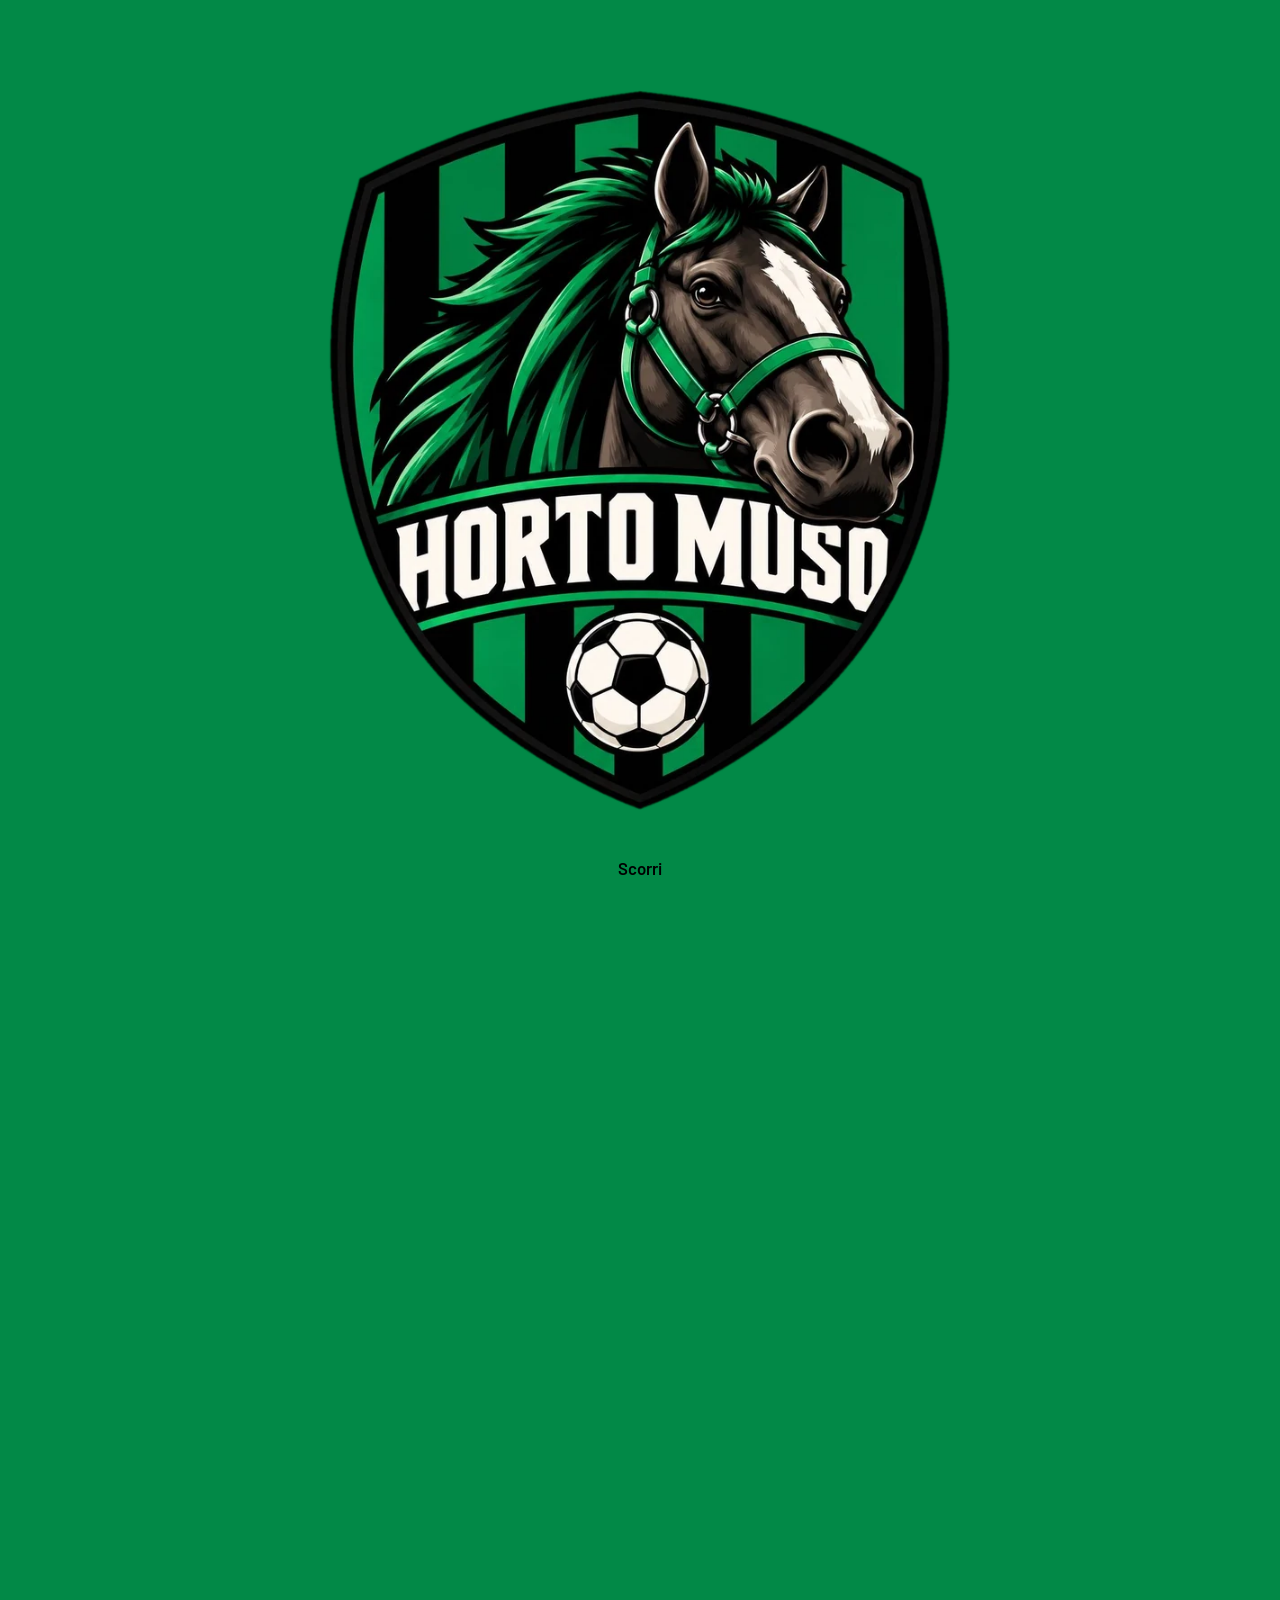
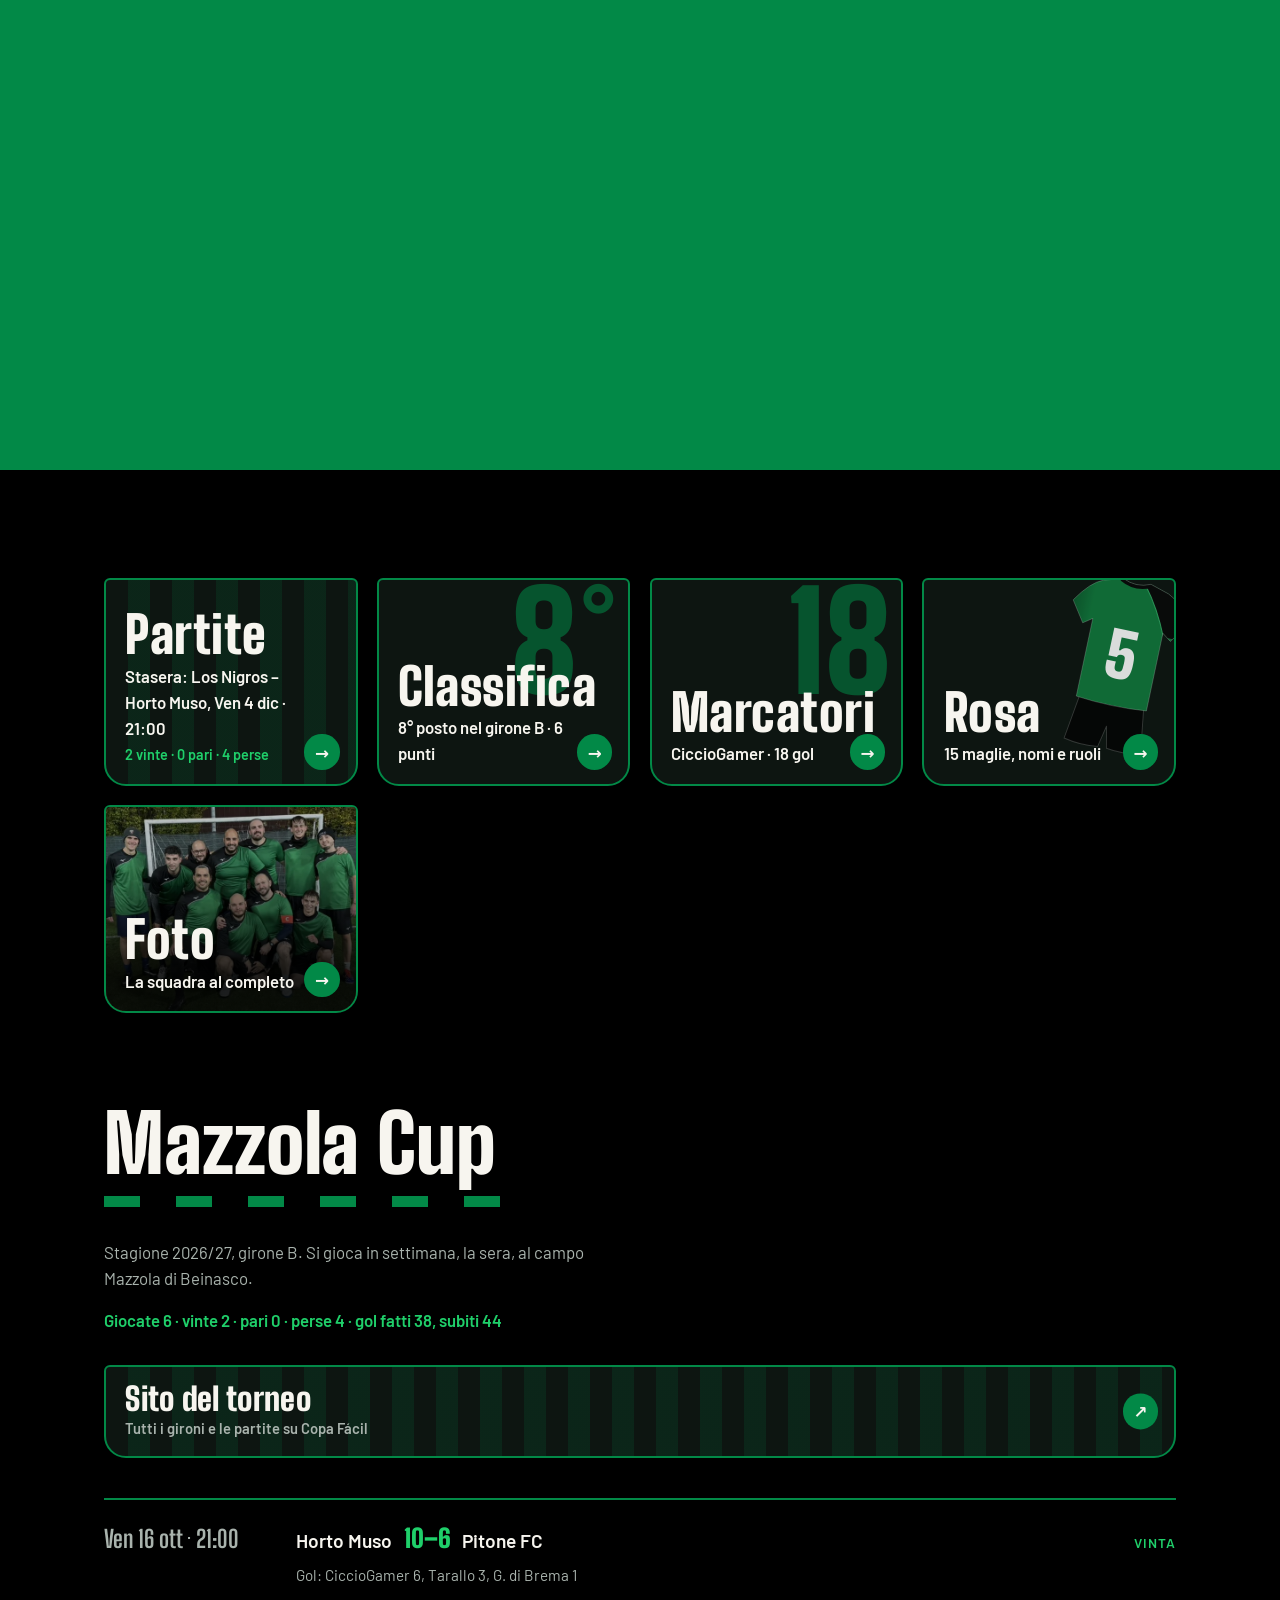
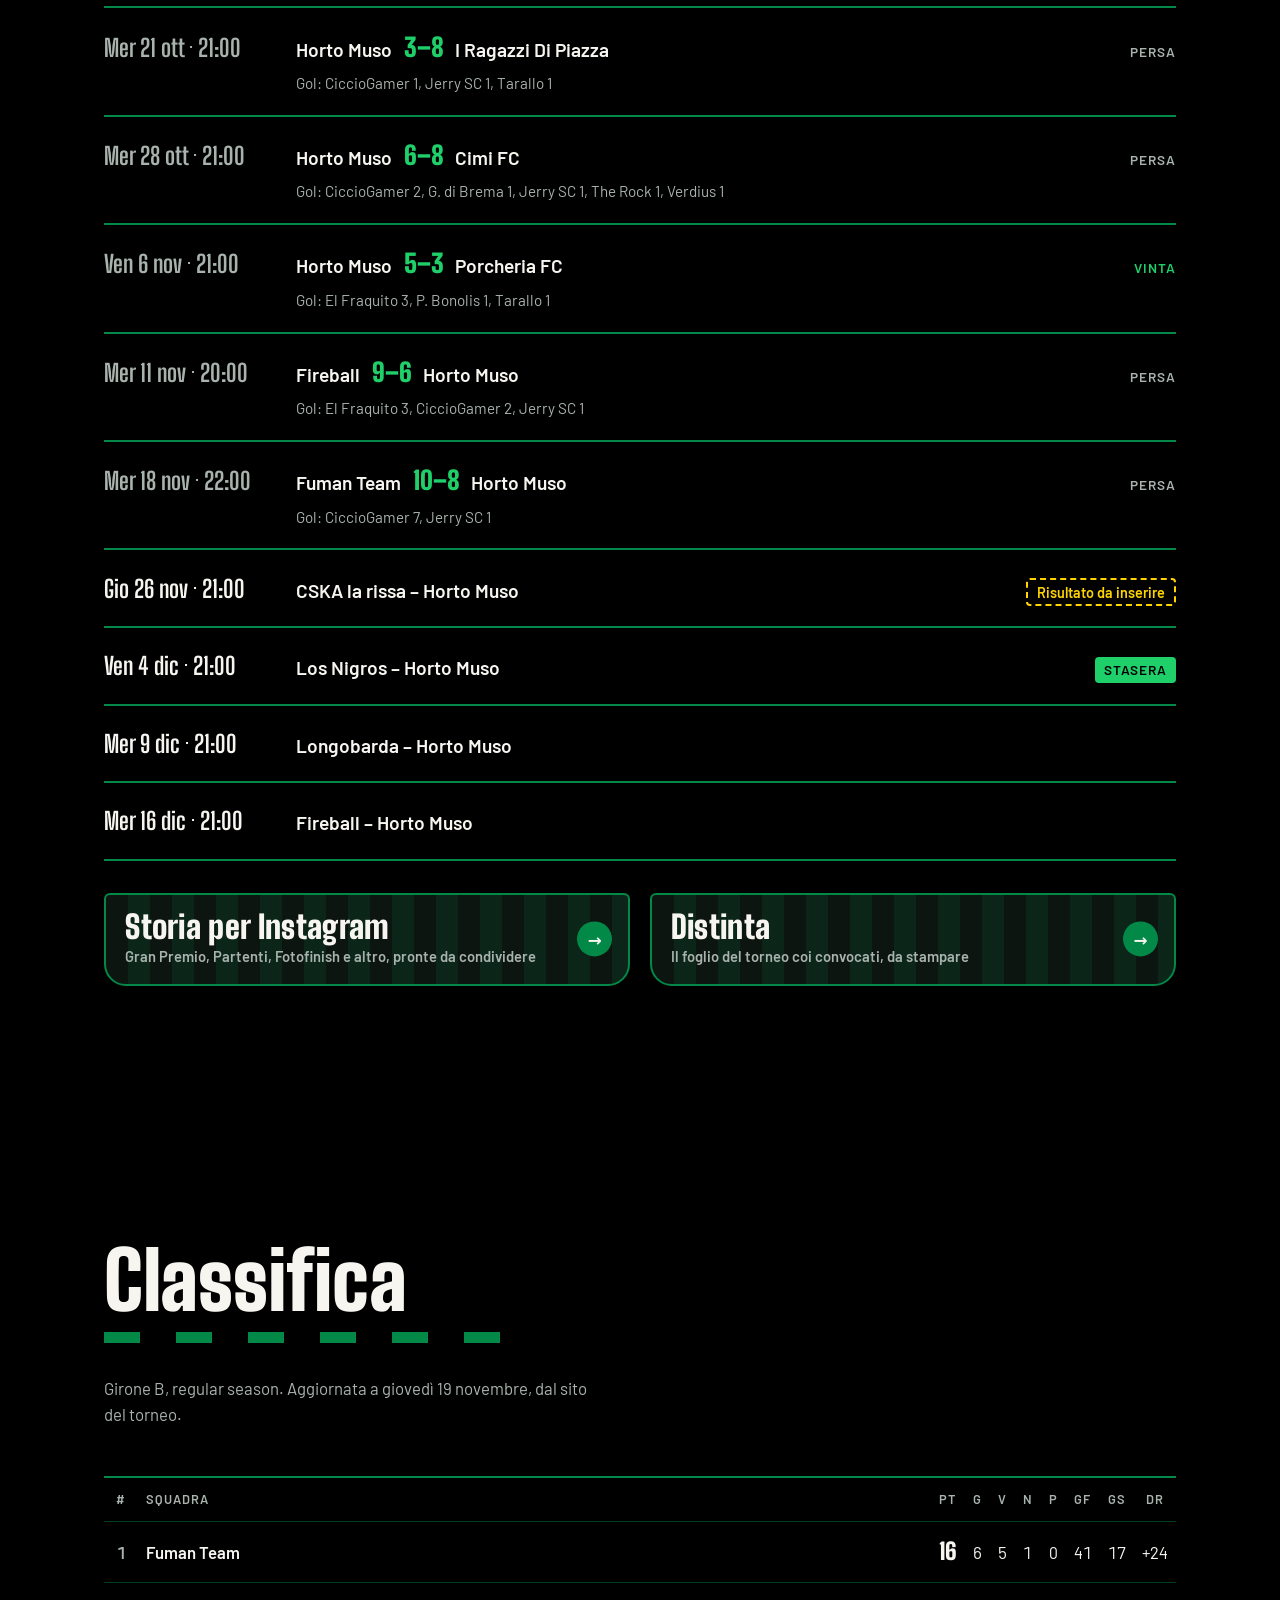
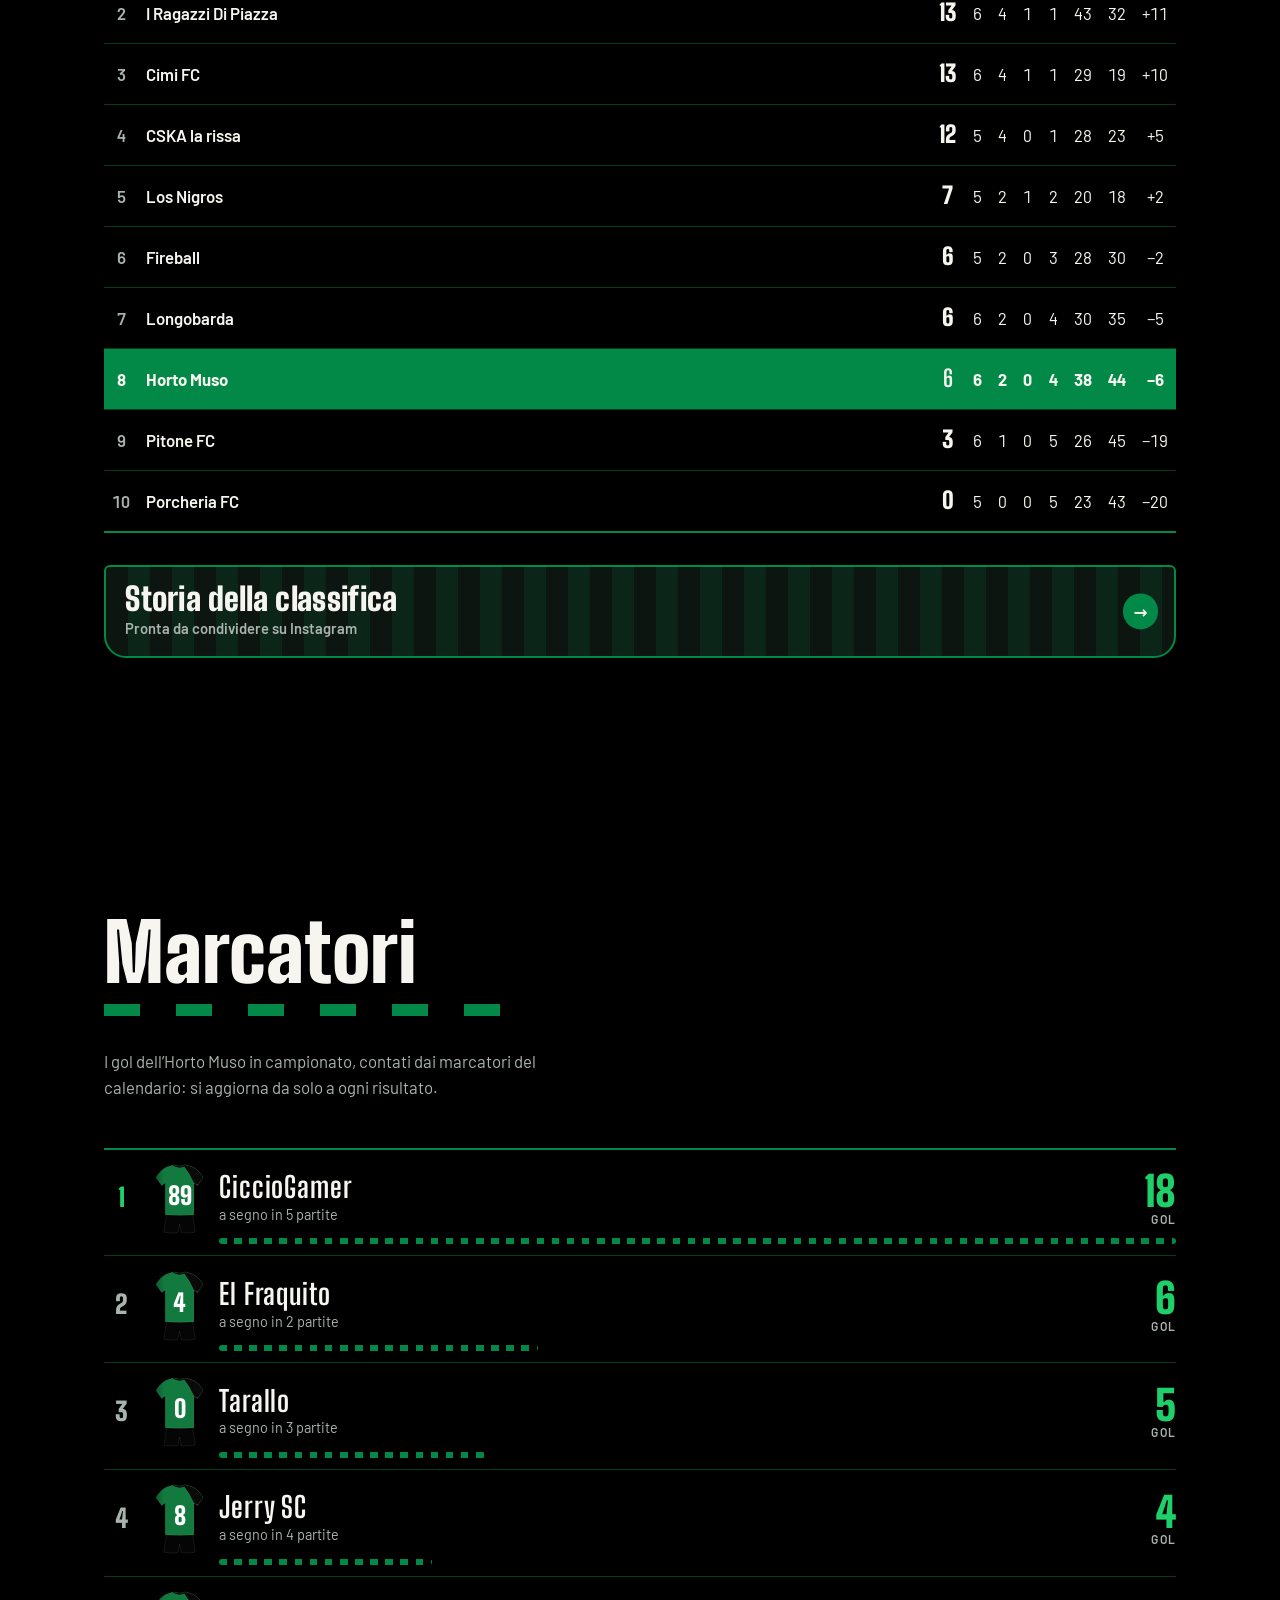
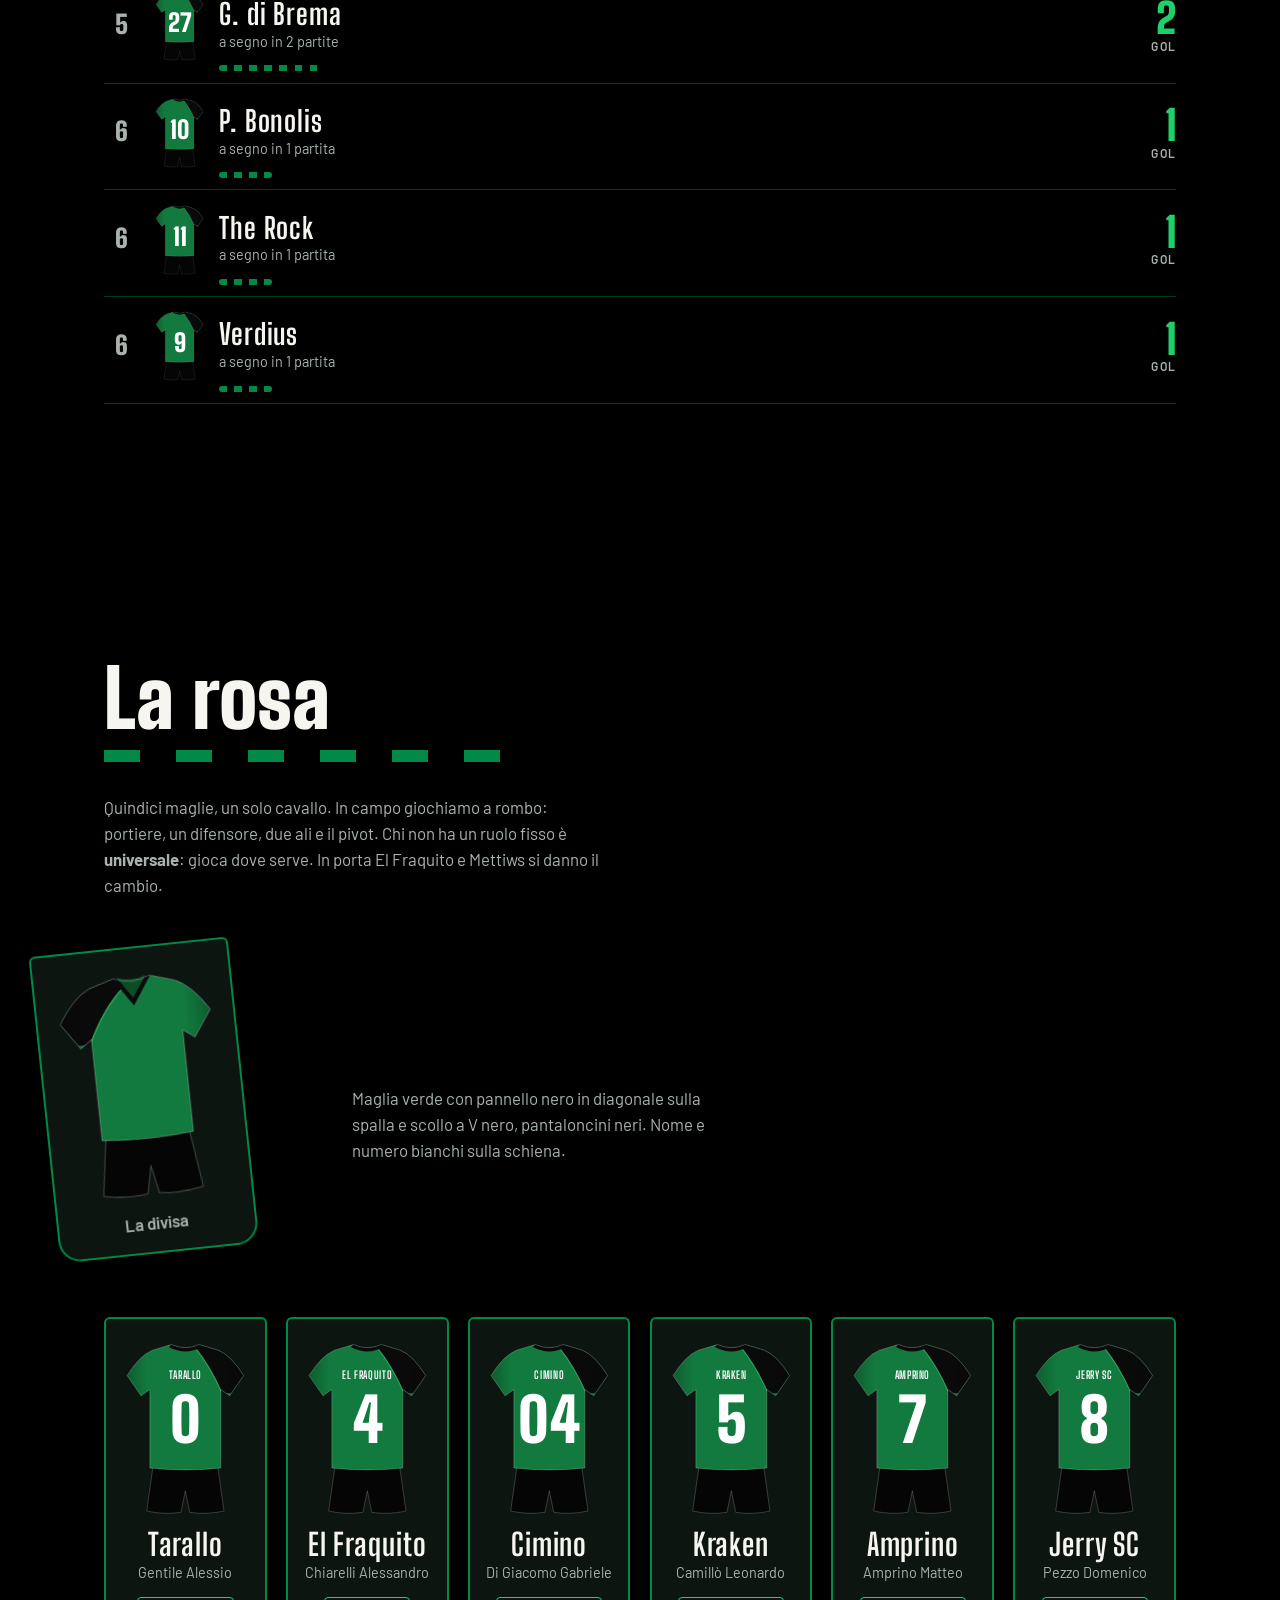
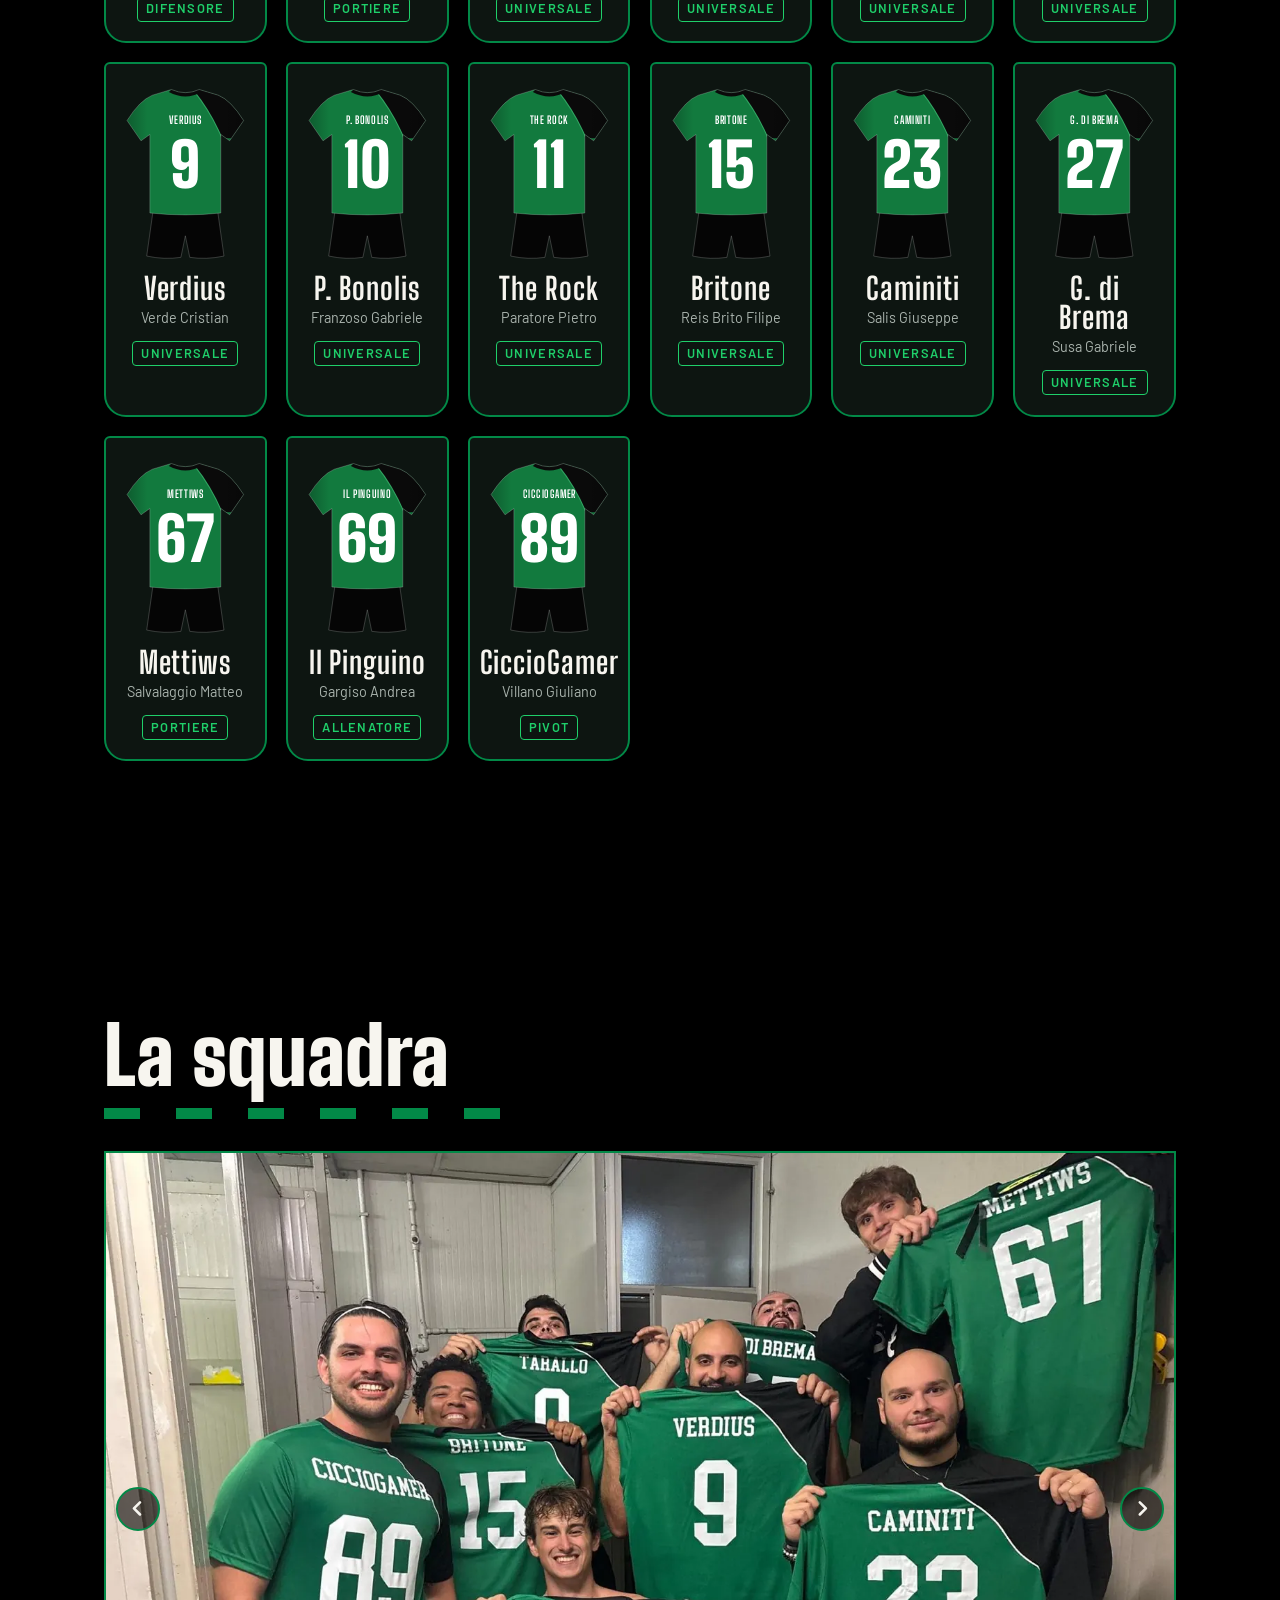
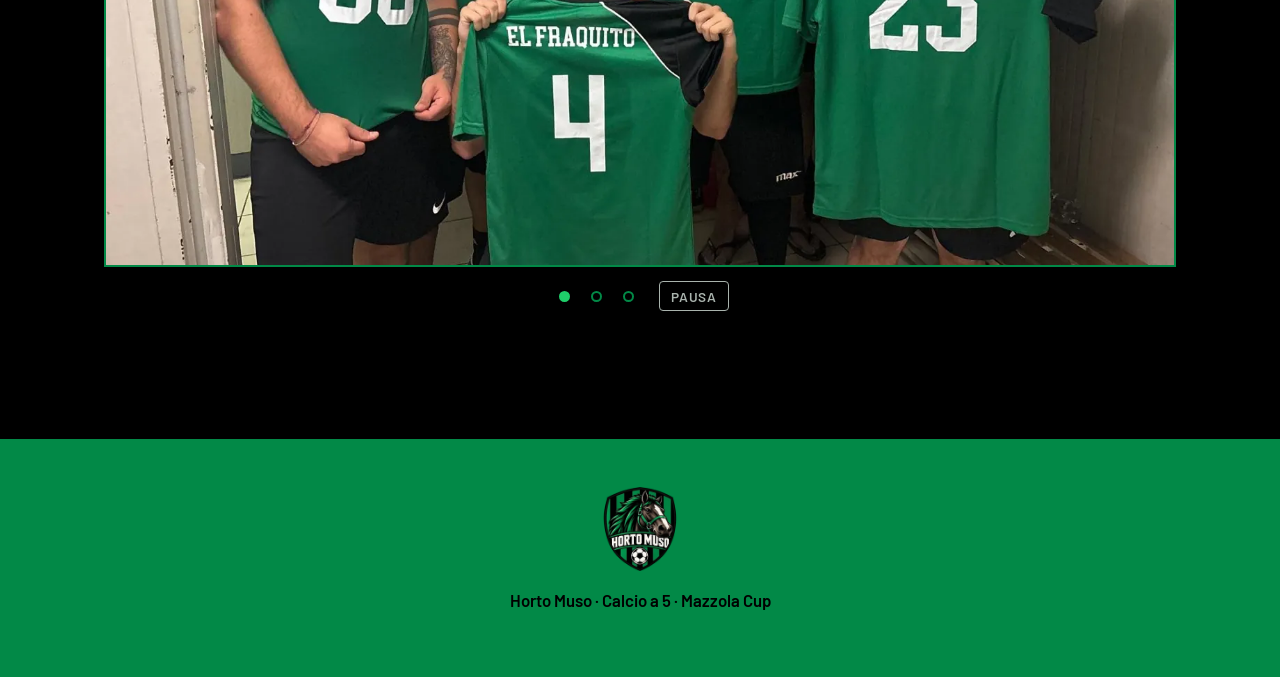
<file: index.html>
<!DOCTYPE html>
<html lang="it">
<head>
<meta charset="utf-8">
<meta name="viewport" content="width=device-width, initial-scale=1, viewport-fit=cover">
<title>Horto Muso · Calcio a 5</title>
<meta name="description" content="Horto Muso, squadra di calcio a 5 della Mazzola Cup: rosa, calendario e foto di squadra.">
<meta name="theme-color" content="#028947">
<meta name="robots" content="noindex, nofollow">
<meta name="versione" content="20261119173929">
<link rel="icon" href="assets/logo-192.png" type="image/png">
<link rel="apple-touch-icon" sizes="180x180" href="assets/apple-touch-icon.png">
<meta name="apple-mobile-web-app-title" content="Horto Muso">
<link rel="preconnect" href="https://fonts.googleapis.com">
<link rel="preconnect" href="https://fonts.gstatic.com" crossorigin>
<link rel="stylesheet" href="https://fonts.googleapis.com/css2?family=Big+Shoulders+Display:wght@700;900&family=Barlow:wght@400;600&display=swap">
<link rel="stylesheet" href="style.css?v=20261119173929">
</head>
<body>

<!-- Disegni della divisa, riusati da tutte le maglie con <use> -->
<svg width="0" height="0" style="position:absolute" aria-hidden="true" focusable="false">
  <defs>
    <clipPath id="clip-maglia"><path d="M78 15 Q100 25 122 15 L152 24 Q172 32 192 64 L170 96 L156 86 L156 210 Q100 216 44 210 L44 86 L30 96 L8 64 Q28 32 48 24 Z"/></clipPath>
    <linearGradient id="pieghe" x1="0" x2="1">
      <stop offset="0" stop-color="#000" stop-opacity=".3"/>
      <stop offset=".2" stop-color="#000" stop-opacity="0"/>
      <stop offset=".8" stop-color="#000" stop-opacity="0"/>
      <stop offset="1" stop-color="#000" stop-opacity=".3"/>
    </linearGradient>
  </defs>
  <symbol id="pantaloncini" viewBox="0 0 200 290">
    <path d="M50 200 H150 L161 278 Q133 284 107 280 L100 246 L93 280 Q67 284 39 278 Z" fill="#050505" stroke="#fff" stroke-opacity=".2" stroke-width="1.5"/>
  </symbol>
  <!-- Retro: pannello nero sulla spalla destra di chi la indossa (a destra guardando la schiena) -->
  <symbol id="maglia-retro" viewBox="0 0 200 290">
    <use href="#pantaloncini"/>
    <g clip-path="url(#clip-maglia)">
      <rect width="200" height="220" fill="#127a3e"/>
      <path d="M114 0 V18 Q140 50 158 92 H200 V0 Z" fill="#0a0a0a"/>
      <path d="M114 18 Q140 50 158 92" fill="none" stroke="#3bbf72" stroke-width="1.6" opacity=".8"/>
      <rect width="200" height="220" fill="url(#pieghe)"/>
    </g>
    <path d="M78 15 Q100 25 122 15 L126 19 Q100 33 74 19 Z" fill="#0a0a0a"/>
    <path d="M78 15 Q100 25 122 15 L152 24 Q172 32 192 64 L170 96 L156 86 L156 210 Q100 216 44 210 L44 86 L30 96 L8 64 Q28 32 48 24 Z" fill="none" stroke="#fff" stroke-opacity=".28" stroke-width="1.2"/>
  </symbol>
  <!-- Fronte: stesso pannello, visto da davanti sta a sinistra; scollo a V nero -->
  <symbol id="maglia-fronte" viewBox="0 0 200 290">
    <use href="#pantaloncini"/>
    <g clip-path="url(#clip-maglia)">
      <rect width="200" height="220" fill="#127a3e"/>
      <path d="M90 0 V26 Q62 50 42 92 H0 V0 Z" fill="#0a0a0a"/>
      <path d="M90 26 Q62 50 42 92" fill="none" stroke="#3bbf72" stroke-width="1.6" opacity=".8"/>
      <rect width="200" height="220" fill="url(#pieghe)"/>
    </g>
    <path d="M82 14 L100 40 L118 14 Q100 21 82 14 Z" fill="#0b4d27"/>
    <path d="M76 14 L100 50 L124 14 L118 14 L100 40 L82 14 Z" fill="#0a0a0a"/>
    <path d="M78 15 Q100 25 122 15 L152 24 Q172 32 192 64 L170 96 L156 86 L156 210 Q100 216 44 210 L44 86 L30 96 L8 64 Q28 32 48 24 Z" fill="none" stroke="#fff" stroke-opacity=".28" stroke-width="1.2"/>
  </symbol>
</svg>

<header class="hero" id="top">
  <div class="stage">
    <div class="bars" aria-hidden="true"><i></i><i></i><i></i><i></i><i></i><i></i><i></i><i></i><i></i><i></i></div>
    <picture>
      <source srcset="assets/logo.webp" type="image/webp">
      <img class="logo" src="assets/logo.png" width="800" height="800" fetchpriority="high" alt="Stemma dell’Horto Muso: testa di cavallo con criniera verde su scudo a strisce nere e verdi, pallone in basso">
    </picture>
    <div class="tagline">
      <h1>Horto Muso</h1>
      <p>Calcio a 5 · Mazzola Cup. Cavalli di razza, scarpe da palestra.</p>
    </div>
    <div class="scrollhint">Scorri</div>
  </div>
</header>

<nav class="barra" aria-label="Sezioni del sito">
  <a class="barra-logo" href="#top" aria-label="Torna all’inizio"><picture><source srcset="assets/logo-192.webp" type="image/webp"><img src="assets/logo-192.png" width="36" height="36" alt=""></picture></a>
  <a href="#partite">Partite</a>
  <a href="#classifica">Classifica</a>
  <a href="#marcatori">Gol</a>
  <a href="#rosa">Rosa</a>
  <a href="#foto">Foto</a>
</nav>

<main>
<section id="menu" aria-labelledby="menu-titolo">
  <h2 id="menu-titolo" class="sr">Dove vuoi andare</h2>
  <ul class="riquadri">
    <li>
      <a class="riquadro r-partite" href="#partite">
        <span class="r-titolo">Partite</span>
        <span class="r-dato" data-prossima>Calendario e risultati</span>
        <span class="r-nota" data-bilancio></span>
        <span class="r-vai" aria-hidden="true">→</span>
      </a>
    </li>
    <li>
      <a class="riquadro r-classifica" href="#classifica">
        <span class="r-numero" aria-hidden="true" data-posizione-grande></span>
        <span class="r-titolo">Classifica</span>
        <span class="r-dato" data-posizione>Girone B</span>
        <span class="r-vai" aria-hidden="true">→</span>
      </a>
    </li>
    <li>
      <a class="riquadro r-marcatori" href="#marcatori">
        <span class="r-numero" aria-hidden="true" data-gol-grande></span>
        <span class="r-titolo">Marcatori</span>
        <span class="r-dato" data-capocannoniere>Chi ha segnato</span>
        <span class="r-vai" aria-hidden="true">→</span>
      </a>
    </li>
    <li>
      <a class="riquadro r-rosa" href="#rosa">
        <svg class="r-maglia" viewBox="0 0 200 290" aria-hidden="true"><use href="#maglia-retro"/><text class="m-num" x="100" y="170">5</text></svg>
        <span class="r-titolo">Rosa</span>
        <span class="r-dato">15 maglie, nomi e ruoli</span>
        <span class="r-vai" aria-hidden="true">→</span>
      </a>
    </li>
    <li>
      <a class="riquadro r-foto" href="#foto">
        <picture class="r-sfondo"><source type="image/webp" srcset="assets/squadra-campo-2.webp"><img src="assets/squadra-campo-2.jpg" width="690" height="460" loading="lazy" decoding="async" alt=""></picture>
        <span class="r-titolo">Foto</span>
        <span class="r-dato">La squadra al completo</span>
        <span class="r-vai" aria-hidden="true">→</span>
      </a>
    </li>
  </ul>
</section>

<section id="partite">
  <h2>Mazzola Cup</h2>
  <p class="lead">Stagione 2026/27, girone B. Si gioca in settimana, la sera, al campo Mazzola di Beinasco.</p>
  <p class="bilancio" hidden></p>
  <div class="pulsanti pulsanti-su">
    <a class="pulsante" href="https://copafacil.com/-sr9ya" rel="noopener">
      <span class="p-titolo">Sito del torneo</span>
      <span class="p-dato">Tutti i gironi e le partite su Copa Fácil</span>
      <span class="r-vai" aria-hidden="true">↗</span>
    </a>
  </div>
  <ol class="calendario">
    <li class="match" data-inizio="2026-10-16T21:00+02:00" data-gf="10" data-gs="6">
      <time datetime="2026-10-16T21:00+02:00">Ven 16 ott · 21:00</time>
      <b>Horto Muso <span class="ris">10–6</span> Pitone FC</b>
      <span class="stato esito"></span>
      <p class="marcatori">Gol: CiccioGamer 6, Tarallo 3, G. di Brema 1</p>
    </li>
    <li class="match" data-inizio="2026-10-21T21:00+02:00" data-gf="3" data-gs="8">
      <time datetime="2026-10-21T21:00+02:00">Mer 21 ott · 21:00</time>
      <b>Horto Muso <span class="ris">3–8</span> I Ragazzi Di Piazza</b>
      <span class="stato esito"></span>
      <p class="marcatori">Gol: CiccioGamer 1, Jerry SC 1, Tarallo 1</p>
    </li>
    <li class="match" data-inizio="2026-10-28T21:00+01:00" data-gf="6" data-gs="8">
      <time datetime="2026-10-28T21:00+01:00">Mer 28 ott · 21:00</time>
      <b>Horto Muso <span class="ris">6–8</span> Cimi FC</b>
      <span class="stato esito"></span>
      <p class="marcatori">Gol: CiccioGamer 2, G. di Brema 1, Jerry SC 1, The Rock 1, Verdius 1</p>
    </li>
    <li class="match" data-inizio="2026-11-06T21:00+01:00" data-gf="5" data-gs="3">
      <time datetime="2026-11-06T21:00+01:00">Ven 6 nov · 21:00</time>
      <b>Horto Muso <span class="ris">5–3</span> Porcheria FC</b>
      <span class="stato esito"></span>
      <p class="marcatori">Gol: El Fraquito 3, P. Bonolis 1, Tarallo 1</p>
    </li>
    <li class="match" data-inizio="2026-11-11T20:00+01:00" data-gf="6" data-gs="9" data-scena="assets/scene/fireball.webp">
      <time datetime="2026-11-11T20:00+01:00">Mer 11 nov · 20:00</time>
      <b>Fireball <span class="ris">9–6</span> Horto Muso</b>
      <span class="stato esito"></span>
      <p class="marcatori">Gol: El Fraquito 3, CiccioGamer 2, Jerry SC 1</p>
    </li>
    <li class="match" data-inizio="2026-11-18T22:00+01:00" data-gf="8" data-gs="10">
      <time datetime="2026-11-18T22:00+01:00">Mer 18 nov · 22:00</time>
      <b>Fuman Team <span class="ris">10–8</span> Horto Muso</b>
      <span class="stato esito"></span>
      <p class="marcatori">Gol: CiccioGamer 7, Jerry SC 1</p>
    </li>
    <li class="match" data-inizio="2026-11-26T21:00+01:00">
      <time datetime="2026-11-26T21:00+01:00">Gio 26 nov · 21:00</time>
      <b>CSKA la rissa – Horto Muso</b>
      <span class="stato"></span>
    </li>
    <li class="match" data-inizio="2026-12-04T21:00+01:00">
      <time datetime="2026-12-04T21:00+01:00">Ven 4 dic · 21:00</time>
      <b>Los Nigros – Horto Muso</b>
      <span class="stato"></span>
    </li>
    <li class="match" data-inizio="2026-12-09T21:00+01:00">
      <time datetime="2026-12-09T21:00+01:00">Mer 9 dic · 21:00</time>
      <b>Longobarda – Horto Muso</b>
      <span class="stato"></span>
    </li>
    <li class="match" data-inizio="2026-12-16T21:00+01:00">
      <time datetime="2026-12-16T21:00+01:00">Mer 16 dic · 21:00</time>
      <b>Fireball – Horto Muso</b>
      <span class="stato"></span>
    </li>
  </ol>
  <div class="pulsanti">
    <a class="pulsante" href="storie.html?da=partite">
      <span class="p-titolo">Storia per Instagram</span>
      <span class="p-dato">Gran Premio, Partenti, Fotofinish e altro, pronte da condividere</span>
      <span class="r-vai" aria-hidden="true">→</span>
    </a>
    <a class="pulsante" href="distinta.html">
      <span class="p-titolo">Distinta</span>
      <span class="p-dato">Il foglio del torneo coi convocati, da stampare</span>
      <span class="r-vai" aria-hidden="true">→</span>
    </a>
  </div>
</section>

<section id="classifica">
  <h2>Classifica</h2>
  <p class="lead">Girone B, regular season. <span class="aggiornata">Aggiornata a <time datetime="2026-11-19">giovedì 19 novembre</time></span>, dal sito del torneo.</p>
  <div class="tabella-scorre">
  <table class="classifica">
    <caption class="sr">Classifica del girone B della Mazzola Cup</caption>
    <thead>
      <tr><th scope="col"><abbr title="Posizione">#</abbr></th><th scope="col">Squadra</th><th scope="col" class="pt"><abbr title="Punti">Pt</abbr></th><th scope="col"><abbr title="Giocate">G</abbr></th><th scope="col"><abbr title="Vinte">V</abbr></th><th scope="col"><abbr title="Pareggiate">N</abbr></th><th scope="col"><abbr title="Perse">P</abbr></th><th scope="col" class="col-gol"><abbr title="Gol fatti">GF</abbr></th><th scope="col" class="col-gol"><abbr title="Gol subiti">GS</abbr></th><th scope="col"><abbr title="Differenza reti">DR</abbr></th></tr>
    </thead>
    <tbody>
      <tr><td>1</td><th scope="row">Fuman Team</th><td class="pt">16</td><td>6</td><td>5</td><td>1</td><td>0</td><td class="col-gol">41</td><td class="col-gol">17</td><td>+24</td></tr>
      <tr><td>2</td><th scope="row">I Ragazzi Di Piazza</th><td class="pt">13</td><td>6</td><td>4</td><td>1</td><td>1</td><td class="col-gol">43</td><td class="col-gol">32</td><td>+11</td></tr>
      <tr><td>3</td><th scope="row">Cimi FC</th><td class="pt">13</td><td>6</td><td>4</td><td>1</td><td>1</td><td class="col-gol">29</td><td class="col-gol">19</td><td>+10</td></tr>
      <tr><td>4</td><th scope="row">CSKA la rissa</th><td class="pt">12</td><td>5</td><td>4</td><td>0</td><td>1</td><td class="col-gol">28</td><td class="col-gol">23</td><td>+5</td></tr>
      <tr><td>5</td><th scope="row">Los Nigros</th><td class="pt">7</td><td>5</td><td>2</td><td>1</td><td>2</td><td class="col-gol">20</td><td class="col-gol">18</td><td>+2</td></tr>
      <tr><td>6</td><th scope="row">Fireball</th><td class="pt">6</td><td>5</td><td>2</td><td>0</td><td>3</td><td class="col-gol">28</td><td class="col-gol">30</td><td>−2</td></tr>
      <tr><td>7</td><th scope="row">Longobarda</th><td class="pt">6</td><td>6</td><td>2</td><td>0</td><td>4</td><td class="col-gol">30</td><td class="col-gol">35</td><td>−5</td></tr>
      <tr class="noi"><td>8</td><th scope="row">Horto Muso</th><td class="pt">6</td><td>6</td><td>2</td><td>0</td><td>4</td><td class="col-gol">38</td><td class="col-gol">44</td><td>−6</td></tr>
      <tr><td>9</td><th scope="row">Pitone FC</th><td class="pt">3</td><td>6</td><td>1</td><td>0</td><td>5</td><td class="col-gol">26</td><td class="col-gol">45</td><td>−19</td></tr>
      <tr><td>10</td><th scope="row">Porcheria FC</th><td class="pt">0</td><td>5</td><td>0</td><td>0</td><td>5</td><td class="col-gol">23</td><td class="col-gol">43</td><td>−20</td></tr>
    </tbody>
  </table>
  </div>
  <div class="pulsanti">
    <a class="pulsante" href="storie.html?storia=classifica&amp;da=classifica">
      <span class="p-titolo">Storia della classifica</span>
      <span class="p-dato">Pronta da condividere su Instagram</span>
      <span class="r-vai" aria-hidden="true">→</span>
    </a>
  </div>
</section>

<section id="marcatori">
  <h2>Marcatori</h2>
  <p class="lead">I gol dell’Horto Muso in campionato, contati dai marcatori del calendario: si aggiorna da solo a ogni risultato.</p>
  <ol class="bomber" data-marcatori></ol>
</section>

<section id="rosa">
  <h2>La rosa</h2>
  <p class="lead">Quindici maglie, un solo cavallo. In campo giochiamo a rombo: portiere, un difensore, due ali e il pivot. Chi non ha un ruolo fisso è <b>universale</b>: gioca dove serve. In porta El Fraquito e Mettiws si danno il cambio.</p>

  <div class="kit">
    <figure>
      <svg viewBox="0 0 200 290" role="img" aria-label="La divisa vista da davanti: maglia verde con pannello nero sulla spalla e scollo a V nero, pantaloncini neri"><use href="#maglia-fronte"/></svg>
      <figcaption>La divisa</figcaption>
    </figure>
    <p>Maglia verde con pannello nero in diagonale sulla spalla e scollo a V nero, pantaloncini neri. Nome e numero bianchi sulla schiena.</p>
  </div>

  <ul class="rosa">
    <li class="giocatore">
      <svg viewBox="0 0 200 290" role="img" aria-label="Maglia numero 0, retro"><use href="#maglia-retro"/><text class="m-nome" x="100" y="70">TARALLO</text><text class="m-num" x="100" y="170">0</text></svg>
      <h3>Tarallo</h3>
      <p class="anagrafe">Gentile Alessio</p>
      <span class="ruolo-tag">Difensore</span>
    </li>
    <li class="giocatore">
      <svg viewBox="0 0 200 290" role="img" aria-label="Maglia numero 4, retro"><use href="#maglia-retro"/><text class="m-nome" x="100" y="70">EL FRAQUITO</text><text class="m-num" x="100" y="170">4</text></svg>
      <h3>El Fraquito</h3>
      <p class="anagrafe">Chiarelli Alessandro</p>
      <span class="ruolo-tag">Portiere</span>
    </li>
    <li class="giocatore">
      <svg viewBox="0 0 200 290" role="img" aria-label="Maglia numero 04, retro"><use href="#maglia-retro"/><text class="m-nome" x="100" y="70">CIMINO</text><text class="m-num" x="100" y="170">04</text></svg>
      <h3>Cimino</h3>
      <p class="anagrafe">Di Giacomo Gabriele</p>
      <span class="ruolo-tag">Universale</span>
    </li>
    <li class="giocatore" data-assente="fino a fine gennaio">
      <svg viewBox="0 0 200 290" role="img" aria-label="Maglia numero 5, retro"><use href="#maglia-retro"/><text class="m-nome" x="100" y="70">KRAKEN</text><text class="m-num" x="100" y="170">5</text></svg>
      <h3>Kraken</h3>
      <p class="anagrafe">Camillò Leonardo</p>
      <span class="ruolo-tag">Universale</span>
    </li>
    <li class="giocatore">
      <svg viewBox="0 0 200 290" role="img" aria-label="Maglia numero 7, retro"><use href="#maglia-retro"/><text class="m-nome" x="100" y="70">AMPRINO</text><text class="m-num" x="100" y="170">7</text></svg>
      <h3>Amprino</h3>
      <p class="anagrafe">Amprino Matteo</p>
      <span class="ruolo-tag">Universale</span>
    </li>
    <li class="giocatore">
      <svg viewBox="0 0 200 290" role="img" aria-label="Maglia numero 8, retro"><use href="#maglia-retro"/><text class="m-nome" x="100" y="70">JERRY SC</text><text class="m-num" x="100" y="170">8</text></svg>
      <h3>Jerry SC</h3>
      <p class="anagrafe">Pezzo Domenico</p>
      <span class="ruolo-tag">Universale</span>
    </li>
    <li class="giocatore">
      <svg viewBox="0 0 200 290" role="img" aria-label="Maglia numero 9, retro"><use href="#maglia-retro"/><text class="m-nome" x="100" y="70">VERDIUS</text><text class="m-num" x="100" y="170">9</text></svg>
      <h3>Verdius</h3>
      <p class="anagrafe">Verde Cristian</p>
      <span class="ruolo-tag">Universale</span>
    </li>
    <li class="giocatore">
      <svg viewBox="0 0 200 290" role="img" aria-label="Maglia numero 10, retro"><use href="#maglia-retro"/><text class="m-nome" x="100" y="70">P. BONOLIS</text><text class="m-num" x="100" y="170">10</text></svg>
      <h3>P. Bonolis</h3>
      <p class="anagrafe">Franzoso Gabriele</p>
      <span class="ruolo-tag">Universale</span>
    </li>
    <li class="giocatore">
      <svg viewBox="0 0 200 290" role="img" aria-label="Maglia numero 11, retro"><use href="#maglia-retro"/><text class="m-nome" x="100" y="70">THE ROCK</text><text class="m-num" x="100" y="170">11</text></svg>
      <h3>The Rock</h3>
      <p class="anagrafe">Paratore Pietro</p>
      <span class="ruolo-tag">Universale</span>
    </li>
    <li class="giocatore">
      <svg viewBox="0 0 200 290" role="img" aria-label="Maglia numero 15, retro"><use href="#maglia-retro"/><text class="m-nome" x="100" y="70">BRITONE</text><text class="m-num" x="100" y="170">15</text></svg>
      <h3>Britone</h3>
      <p class="anagrafe">Reis Brito Filipe</p>
      <span class="ruolo-tag">Universale</span>
    </li>
    <li class="giocatore">
      <svg viewBox="0 0 200 290" role="img" aria-label="Maglia numero 23, retro"><use href="#maglia-retro"/><text class="m-nome" x="100" y="70">CAMINITI</text><text class="m-num" x="100" y="170">23</text></svg>
      <h3>Caminiti</h3>
      <p class="anagrafe">Salis Giuseppe</p>
      <span class="ruolo-tag">Universale</span>
    </li>
    <li class="giocatore">
      <svg viewBox="0 0 200 290" role="img" aria-label="Maglia numero 27, retro"><use href="#maglia-retro"/><text class="m-nome" x="100" y="70">G. DI BREMA</text><text class="m-num" x="100" y="170">27</text></svg>
      <h3>G. di Brema</h3>
      <p class="anagrafe">Susa Gabriele</p>
      <span class="ruolo-tag">Universale</span>
    </li>
    <li class="giocatore">
      <svg viewBox="0 0 200 290" role="img" aria-label="Maglia numero 67, retro"><use href="#maglia-retro"/><text class="m-nome" x="100" y="70">METTIWS</text><text class="m-num" x="100" y="170">67</text></svg>
      <h3>Mettiws</h3>
      <p class="anagrafe">Salvalaggio Matteo</p>
      <span class="ruolo-tag">Portiere</span>
    </li>
    <li class="giocatore">
      <svg viewBox="0 0 200 290" role="img" aria-label="Maglia numero 69, retro"><use href="#maglia-retro"/><text class="m-nome" x="100" y="70">IL PINGUINO</text><text class="m-num" x="100" y="170">69</text></svg>
      <h3>Il Pinguino</h3>
      <p class="anagrafe">Gargiso Andrea</p>
      <span class="ruolo-tag">Allenatore</span>
    </li>
    <li class="giocatore">
      <svg viewBox="0 0 200 290" role="img" aria-label="Maglia numero 89, retro"><use href="#maglia-retro"/><text class="m-nome" x="100" y="70">CICCIOGAMER</text><text class="m-num" x="100" y="170">89</text></svg>
      <h3>CiccioGamer</h3>
      <p class="anagrafe">Villano Giuliano</p>
      <span class="ruolo-tag">Pivot</span>
    </li>
  </ul>
</section>

<section id="foto">
  <h2>La squadra</h2>
  <div class="carosello" role="region" aria-roledescription="carosello" aria-label="Foto di squadra">
    <div class="carosello-finestra">
      <ul class="carosello-binario" tabindex="0" aria-label="Foto: scorri di lato per vederle tutte">
        <li class="foto foto-spogliatoio" aria-roledescription="foto" aria-label="1 di 3">
          <picture>
            <source type="image/webp" srcset="assets/squadra-960.webp 960w, assets/squadra-1536.webp 1536w" sizes="(min-width: 1200px) 1068px, 92vw">
            <img src="assets/squadra-960.jpg" srcset="assets/squadra-960.jpg 960w, assets/squadra-1536.jpg 1536w" sizes="(min-width: 1200px) 1068px, 92vw" width="1536" height="1152" loading="lazy" decoding="async" alt="La squadra nello spogliatoio: i giocatori sorridono e mostrano le maglie verdi e nere girate sul retro, con nomi e numeri bianchi.">
          </picture>
        </li>
        <li class="foto" aria-roledescription="foto" aria-label="2 di 3">
          <picture>
            <source type="image/webp" srcset="assets/squadra-campo-1.webp">
            <img src="assets/squadra-campo-1.jpg" width="650" height="433" loading="lazy" decoding="async" alt="La squadra in posa sul campo in erba sintetica, di sera sotto i fari: sette in piedi e tre accosciati davanti con il pallone, il portiere a sinistra con i guanti alza il pollice.">
          </picture>
        </li>
        <li class="foto" aria-roledescription="foto" aria-label="3 di 3">
          <picture>
            <source type="image/webp" srcset="assets/squadra-campo-2.webp">
            <img src="assets/squadra-campo-2.jpg" width="690" height="460" loading="lazy" decoding="async" alt="La squadra in posa davanti alla porta, in maglia verde e nera: una fila in piedi dietro e una accosciata davanti, uno con la fascia da capitano al braccio.">
          </picture>
        </li>
      </ul>
      <button class="car-freccia car-prec" type="button" aria-label="Foto precedente" hidden><svg viewBox="0 0 24 24" aria-hidden="true"><path d="M15 5l-7 7 7 7"/></svg></button>
      <button class="car-freccia car-succ" type="button" aria-label="Foto successiva" hidden><svg viewBox="0 0 24 24" aria-hidden="true"><path d="M9 5l7 7-7 7"/></svg></button>
    </div>
    <div class="carosello-comandi" hidden>
      <div class="car-punti"></div>
      <button class="car-pausa" type="button">Pausa</button>
    </div>
  </div>
</section>
</main>

<footer>
  <picture>
    <source srcset="assets/logo-192.webp" type="image/webp">
    <img src="assets/logo-192.png" width="84" height="84" loading="lazy" alt="">
  </picture>
  Horto Muso · Calcio a 5 · Mazzola Cup
</footer>

<script src="script.js?v=20261119173929" defer></script>
<script src="aggiorna.js?v=20261119173929" defer></script>
</body>
</html>
</file>
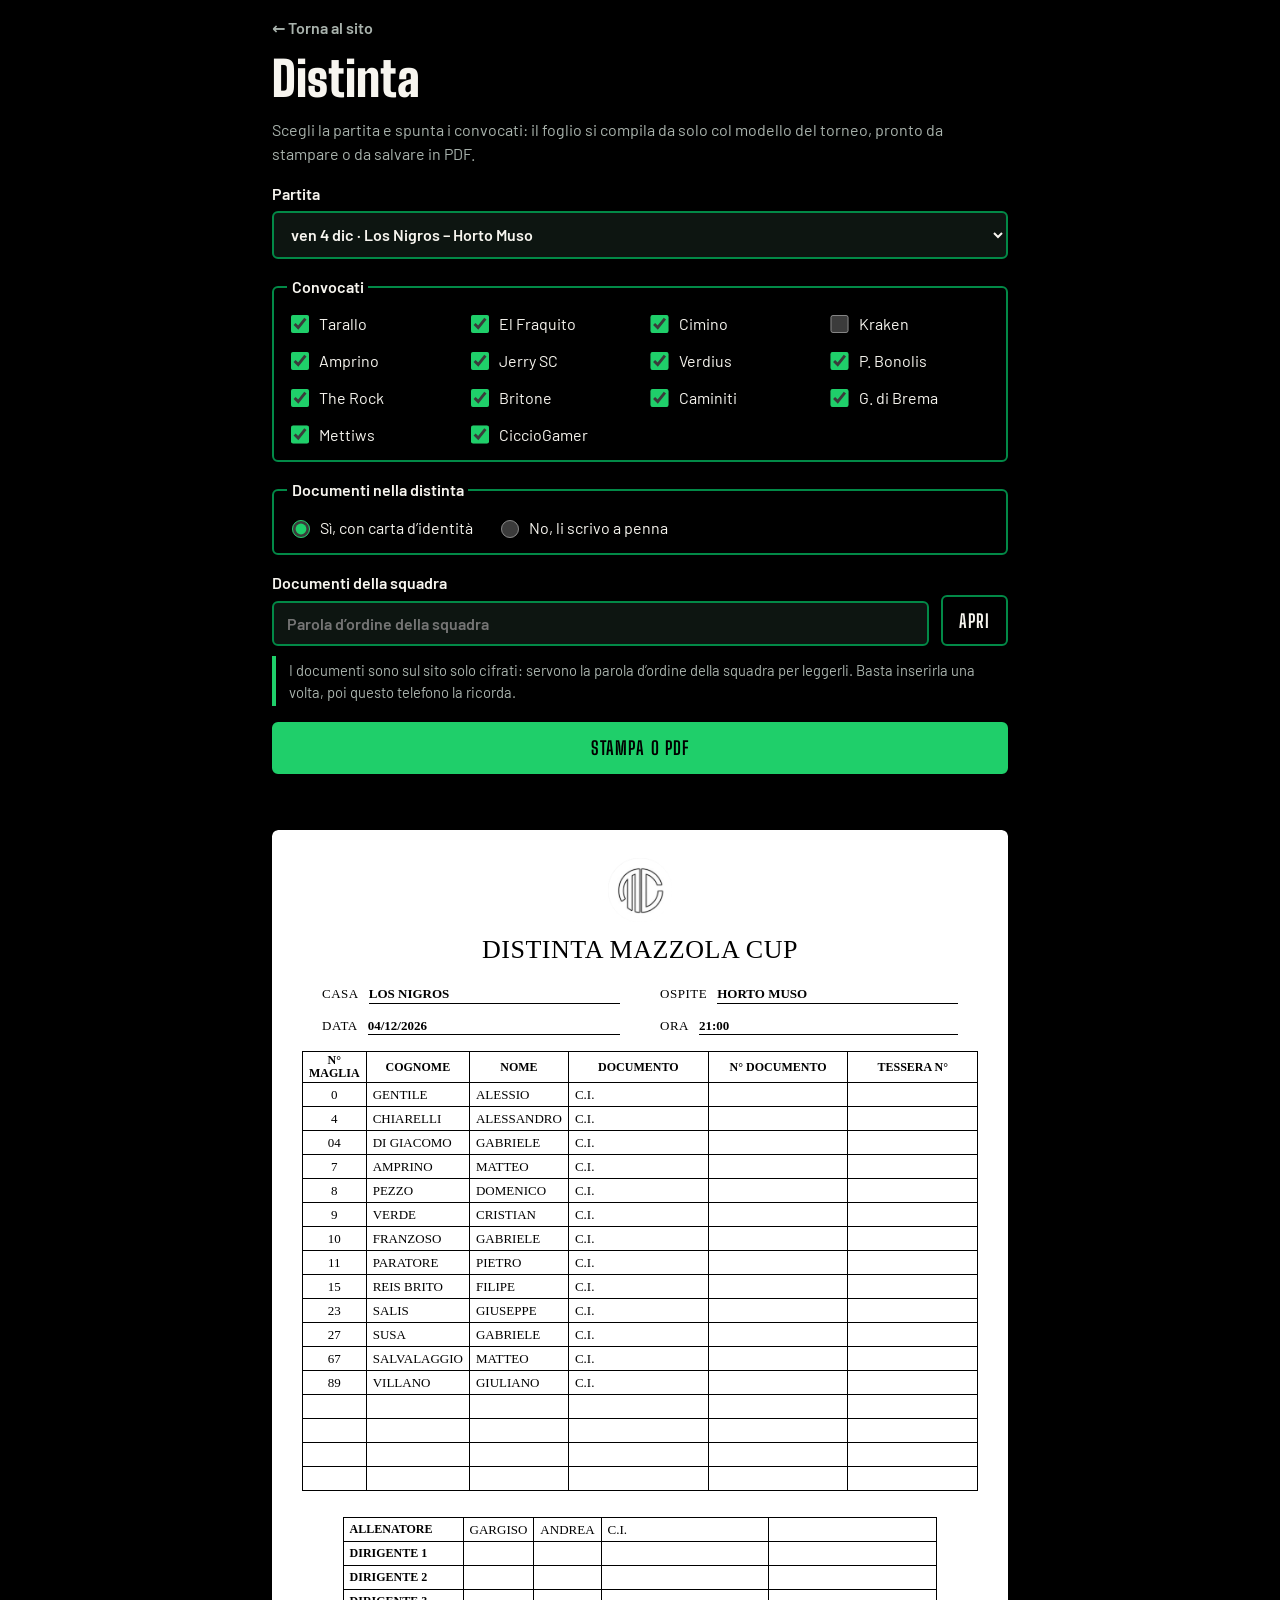
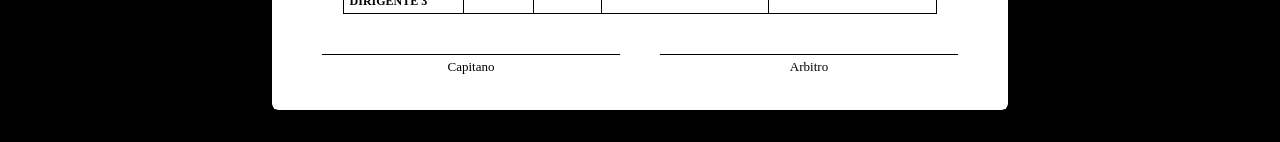
<file: distinta.html>
<!DOCTYPE html>
<html lang="it">
<head>
<meta charset="utf-8">
<meta name="viewport" content="width=device-width, initial-scale=1, viewport-fit=cover">
<title>Distinta · Horto Muso</title>
<meta name="robots" content="noindex, nofollow">
<meta name="versione" content="20261119173929">
<meta name="theme-color" content="#028947">
<link rel="icon" href="assets/logo-192.png" type="image/png">
<link rel="apple-touch-icon" sizes="180x180" href="assets/apple-touch-icon.png">
<link rel="preconnect" href="https://fonts.googleapis.com">
<link rel="preconnect" href="https://fonts.gstatic.com" crossorigin>
<link rel="stylesheet" href="https://fonts.googleapis.com/css2?family=Big+Shoulders+Display:wght@700;900&family=Barlow:wght@400;600&display=swap">
<style>
:root{--nero:#000;--verde:#028947;--erba:#1fcf6a;--bianco:#f7f5ef;--grigio:#a9b3ad;--carta:#0d1511;color-scheme:dark}
*,*::before,*::after{box-sizing:border-box}
body{margin:0;background:var(--nero);color:var(--bianco);font:400 1rem/1.5 Barlow,system-ui,sans-serif;
padding:max(1rem,env(safe-area-inset-top,0px)) max(1rem,env(safe-area-inset-right,0px)) max(2rem,env(safe-area-inset-bottom,0px)) max(1rem,env(safe-area-inset-left,0px))}
:focus-visible{outline:3px solid var(--erba);outline-offset:3px}
.pagina{max-width:46rem;margin:0 auto;display:grid;gap:1rem}
h1{font:900 clamp(2.2rem,9vw,3rem)/.95 "Big Shoulders Display",Impact,sans-serif;margin:0}
.torna{color:var(--grigio);font-weight:600;text-decoration:none}
.torna:hover{color:var(--erba)}
p{margin:0;color:var(--grigio)}
label{font-weight:600;display:grid;gap:.35rem}
select{font:600 1rem Barlow,system-ui,sans-serif;color:var(--bianco);background:var(--carta);border:2px solid var(--verde);border-radius:6px;padding:.7rem .8rem;width:100%}
fieldset{border:2px solid var(--verde);border-radius:6px;padding:.6rem .8rem;margin:0}
legend{font-weight:600;padding:0 .3rem}
.spunte{display:grid;grid-template-columns:repeat(auto-fill,minmax(9rem,1fr));gap:.3rem .8rem}
.spunte label{display:flex;align-items:center;gap:.45rem;font-weight:400;min-height:2rem}
.spunte input{width:1.15rem;height:1.15rem;accent-color:var(--erba)}
.privacy{border-left:4px solid var(--erba);padding:.2rem 0 .2rem .8rem;font-size:.92rem}
.azioni{display:grid;grid-template-columns:1fr 1fr;gap:.7rem}
button{font:700 1.15rem/1 "Big Shoulders Display",Impact,sans-serif;letter-spacing:.06em;text-transform:uppercase;
padding:.9rem 1rem;border-radius:6px;border:2px solid var(--verde);cursor:pointer;min-height:3rem}
.principale{background:var(--erba);border-color:var(--erba);color:var(--nero)}
.secondario{background:none;color:var(--bianco)}
.secondario:hover{border-color:var(--erba)}
.stato{min-height:1.5em;color:var(--erba);font-weight:600}
.scorre{overflow-x:auto;border-radius:6px}
.azioni-una{grid-template-columns:1fr}
.scelta{display:flex;flex-wrap:wrap;gap:.3rem 1.4rem}
.scelta label{display:flex;align-items:center;gap:.45rem;font-weight:400;min-height:2rem}
.scelta input{width:1.15rem;height:1.15rem;accent-color:var(--erba)}
.documenti{display:grid;grid-template-columns:1fr auto;gap:.6rem .7rem;align-items:end}
.documenti .privacy{grid-column:1/-1}
input[type=password]{font:600 1rem Barlow,system-ui,sans-serif;color:var(--bianco);background:var(--carta);border:2px solid var(--verde);border-radius:6px;padding:.7rem .8rem;width:100%}
.link{background:none;border:0;padding:0;min-height:0;font:600 .92rem Barlow,system-ui,sans-serif;letter-spacing:0;text-transform:none;color:var(--erba);text-decoration:underline;cursor:pointer}

/* IL FOGLIO: come la distinta stampata del torneo, nero su bianco */
.foglio{background:#fff;color:#000;font:400 13px/1.25 Georgia,"Times New Roman",serif;padding:28px 30px 34px;min-width:620px;border-radius:6px}
.foglio .testa{text-align:center}
.foglio .testa img{width:64px;height:64px}
.foglio h2{font:400 26px/1.1 Georgia,"Times New Roman",serif;margin:10px 0 22px;letter-spacing:.02em;text-align:center}
.foglio .squadre,.foglio .quando{display:grid;grid-template-columns:1fr 1fr;gap:12px 40px;margin:0 20px 14px}
.foglio .campo{display:flex;gap:10px;align-items:baseline}
.foglio .campo b{font-weight:400;letter-spacing:.04em;flex:none}
.foglio .campo span{flex:1;border-bottom:1px solid #000;min-height:1.3em;font-weight:700}
.foglio table{width:100%;border-collapse:collapse;margin-top:16px}
.foglio th,.foglio td{border:1px solid #000;padding:2px 6px;height:24px;text-align:left;vertical-align:middle}
.foglio thead th{font-weight:700;font-size:12px;line-height:1.1;text-align:center}
.foglio td.num{text-align:center;width:56px}
.foglio td.doc input{width:100%;border:0;background:transparent;color:#000;font:inherit;padding:0}
.foglio td.doc input:focus{outline:2px solid var(--verde);background:#eef8f2}
.foglio .staff{width:88%;margin:26px auto 0}
.foglio .staff th{text-align:left;width:120px;font-size:12px}
.foglio .firme{display:grid;grid-template-columns:1fr 1fr;gap:40px;margin:40px 20px 0}
.foglio .firme div{border-top:1px solid #000;padding-top:4px;text-align:center}

[hidden]{display:none!important}

@page{size:A4 portrait;margin:12mm}
@media print{
  :root{color-scheme:light}
  body{background:#fff;padding:0}
  .pagina{display:block;max-width:none}
  .pagina>*:not(.scorre){display:none!important}
  .scorre{overflow:visible}
  .foglio{min-width:0;padding:0;border-radius:0}
  .foglio td.doc input{outline:none!important;background:none!important}
}
</style>
</head>
<body>
<main class="pagina">
  <a class="torna" href="./#partite">← Torna al sito</a>
  <h1>Distinta</h1>
  <p>Scegli la partita e spunta i convocati: il foglio si compila da solo col modello del torneo, pronto da stampare o da salvare in PDF.</p>
  <label>Partita
    <select id="partita"></select>
  </label>
  <fieldset>
    <legend>Convocati</legend>
    <div class="spunte" id="spunte"></div>
  </fieldset>
  <fieldset id="con-documenti" class="scelta">
    <legend>Documenti nella distinta</legend>
    <label><input type="radio" name="documenti" value="si" checked> Sì, con carta d’identità</label>
    <label><input type="radio" name="documenti" value="no"> No, li scrivo a penna</label>
  </fieldset>
  <form class="documenti" id="sblocca" hidden>
    <label>Documenti della squadra
      <input id="parola" type="password" autocomplete="current-password" placeholder="Parola d’ordine della squadra">
    </label>
    <button class="secondario" type="submit">Apri</button>
    <p class="privacy">I documenti sono sul sito solo cifrati: servono la parola d’ordine della squadra per leggerli. Basta inserirla una volta, poi questo telefono la ricorda.</p>
  </form>
  <p class="privacy" id="documenti-aperti" hidden>Documenti della squadra caricati. Per correggerne uno scrivi direttamente nel foglio: la correzione resta solo su questo telefono. <button class="link" id="blocca" type="button">Togli i documenti da questo telefono</button></p>
  <p class="privacy" id="documenti-locali" hidden>Scrivi i numeri dei documenti direttamente nel foglio qui sotto: restano <b>solo su questo telefono</b> e la volta dopo li ritrovi già compilati.</p>
  <div class="azioni azioni-una">
    <button class="principale" id="stampa" type="button">Stampa o PDF</button>
  </div>
  <p class="stato" id="stato" role="status"></p>
  <div class="scorre">
    <article class="foglio" id="foglio" aria-label="Distinta della partita">
      <div class="testa"><img src="assets/mazzola.png" alt="Mazzola Cup"></div>
      <h2>DISTINTA MAZZOLA CUP</h2>
      <div class="squadre">
        <div class="campo"><b>CASA</b><span id="casa"></span></div>
        <div class="campo"><b>OSPITE</b><span id="ospite"></span></div>
      </div>
      <div class="quando">
        <div class="campo"><b>DATA</b><span id="data"></span></div>
        <div class="campo"><b>ORA</b><span id="ora"></span></div>
      </div>
      <table>
        <thead><tr><th scope="col">N°<br>MAGLIA</th><th scope="col">COGNOME</th><th scope="col">NOME</th><th scope="col">DOCUMENTO</th><th scope="col">N° DOCUMENTO</th><th scope="col">TESSERA N°</th></tr></thead>
        <tbody id="righe"></tbody>
      </table>
      <table class="staff">
        <tbody id="staff"></tbody>
      </table>
      <div class="firme"><div>Capitano</div><div>Arbitro</div></div>
    </article>
  </div>
</main>
<script src="distinta.js?v=20261119173929" defer></script>
<script src="aggiorna.js?v=20261119173929" defer></script>
</body>
</html>
</file>
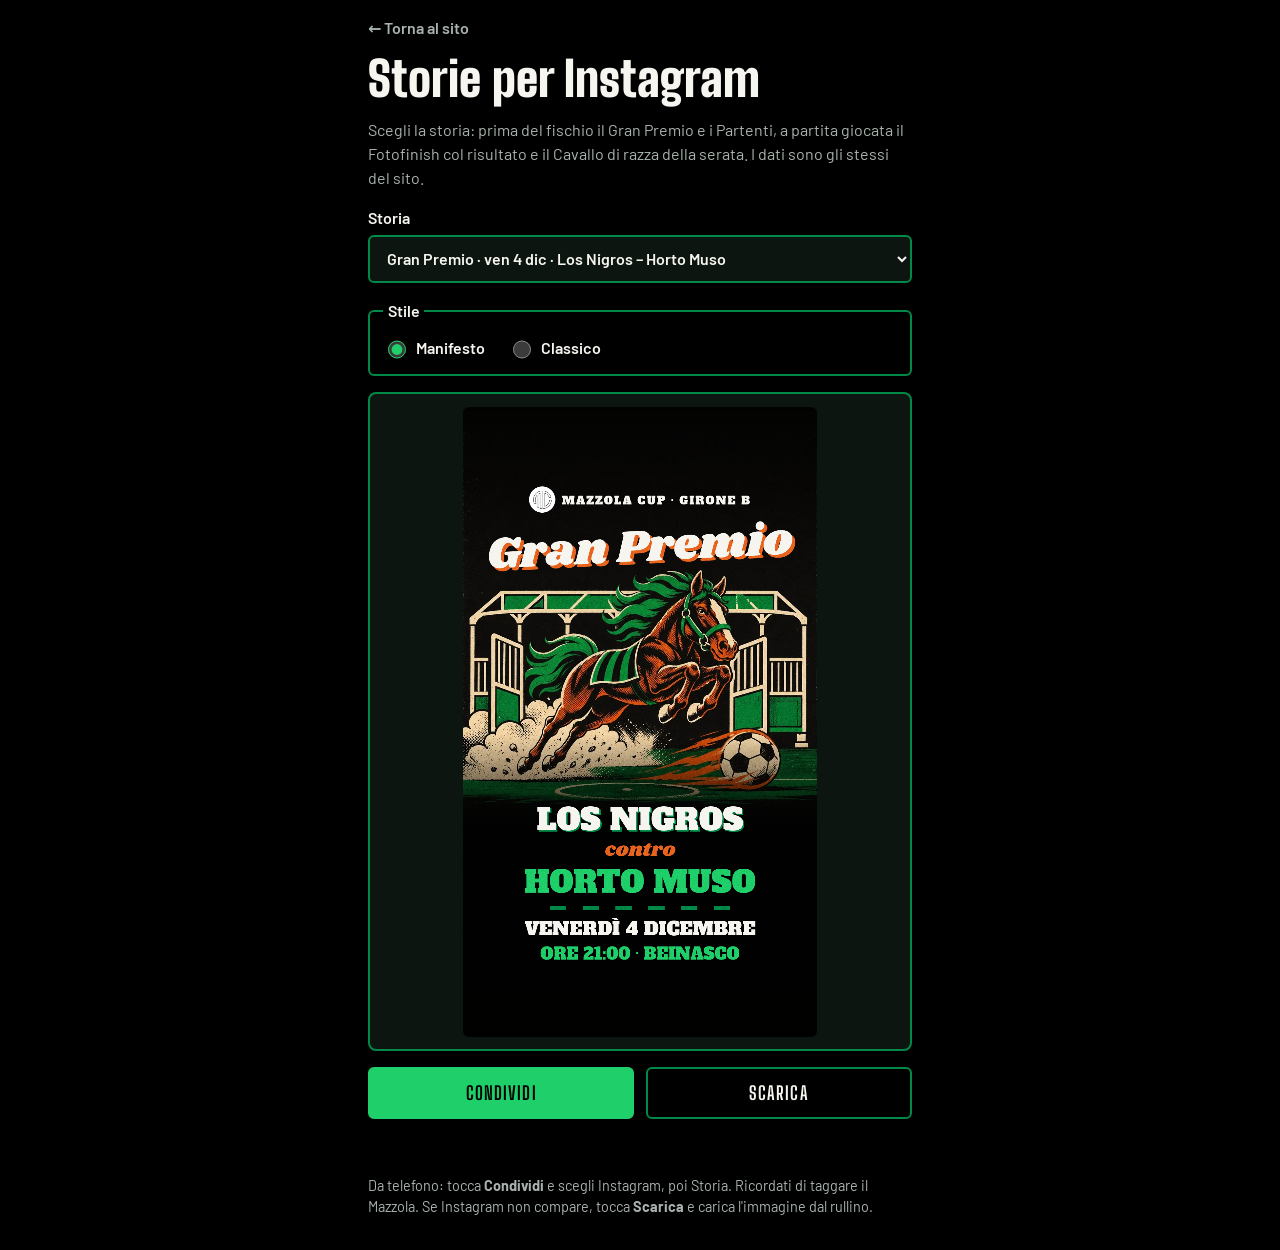
<file: storie.html>
<!DOCTYPE html>
<html lang="it">
<head>
<meta charset="utf-8">
<meta name="viewport" content="width=device-width, initial-scale=1, viewport-fit=cover">
<title>Storie Instagram · Horto Muso</title>
<meta name="robots" content="noindex, nofollow">
<meta name="versione" content="20261119173929">
<meta name="theme-color" content="#028947">
<link rel="icon" href="assets/logo-192.png" type="image/png">
<link rel="apple-touch-icon" sizes="180x180" href="assets/apple-touch-icon.png">
<link rel="preconnect" href="https://fonts.googleapis.com">
<link rel="preconnect" href="https://fonts.gstatic.com" crossorigin>
<link rel="stylesheet" href="https://fonts.googleapis.com/css2?family=Big+Shoulders+Display:wght@700;900&family=Barlow:wght@400;600&family=Shrikhand&family=Alfa+Slab+One&display=swap">
<style>
:root{--nero:#000;--verde:#028947;--erba:#1fcf6a;--bianco:#f7f5ef;--grigio:#a9b3ad;--carta:#0d1511;color-scheme:dark}
*,*::before,*::after{box-sizing:border-box}
body{margin:0;background:var(--nero);color:var(--bianco);font:400 1rem/1.5 Barlow,system-ui,sans-serif;
padding:max(1rem,env(safe-area-inset-top,0px)) max(1rem,env(safe-area-inset-right,0px)) max(2rem,env(safe-area-inset-bottom,0px)) max(1rem,env(safe-area-inset-left,0px))}
:focus-visible{outline:3px solid var(--erba);outline-offset:3px}
.pagina{max-width:34rem;margin:0 auto;display:grid;gap:1rem}
h1{font:900 clamp(2.2rem,9vw,3rem)/.95 "Big Shoulders Display",Impact,sans-serif;margin:0}
.torna{color:var(--grigio);font-weight:600;text-decoration:none}
.torna:hover{color:var(--erba)}
p{margin:0;color:var(--grigio)}
label{font-weight:600;display:grid;gap:.35rem}
select{font:600 1rem Barlow,system-ui,sans-serif;color:var(--bianco);background:var(--carta);border:2px solid var(--verde);border-radius:6px;padding:.7rem .8rem;width:100%}
.anteprima{display:grid;place-items:center;background:var(--carta);border:2px solid var(--verde);border-radius:8px;padding:.8rem}
canvas{display:block;width:auto;height:auto;max-width:100%;max-height:70svh;aspect-ratio:9/16;border-radius:6px}
.azioni{display:grid;grid-template-columns:1fr 1fr;gap:.7rem}
button,.bottone{font:700 1.15rem/1 "Big Shoulders Display",Impact,sans-serif;letter-spacing:.06em;text-transform:uppercase;text-align:center;text-decoration:none;
padding:.9rem 1rem;border-radius:6px;border:2px solid var(--verde);cursor:pointer;min-height:3rem}
.principale{background:var(--erba);border-color:var(--erba);color:var(--nero)}
.secondario{background:none;color:var(--bianco)}
.secondario:hover{border-color:var(--erba)}
.nota{font-size:.9rem}
.stato{min-height:1.5em;color:var(--erba);font-weight:600}
fieldset{border:2px solid var(--verde);border-radius:6px;padding:.6rem .8rem;margin:0}
legend{font-weight:600;padding:0 .3rem}
.spunte{display:grid;grid-template-columns:repeat(auto-fill,minmax(9rem,1fr));gap:.3rem .8rem}
.spunte label{display:flex;align-items:center;gap:.45rem;font-weight:400;min-height:2rem}
.spunte input{width:1.15rem;height:1.15rem;accent-color:var(--erba)}
.stile{display:flex;gap:1.4rem;align-items:center}
.stile label{display:flex;align-items:center;gap:.45rem;min-height:2rem}
.stile input{width:1.15rem;height:1.15rem;accent-color:var(--erba)}
[hidden]{display:none!important}
</style>
</head>
<body>
<main class="pagina">
  <a class="torna" id="torna" href="./">← Torna al sito</a>
  <h1>Storie per Instagram</h1>
  <p>Scegli la storia: prima del fischio il Gran Premio e i Partenti, a partita giocata il Fotofinish col risultato e il Cavallo di razza della serata. I dati sono gli stessi del sito.</p>
  <label>Storia
    <select id="partita"></select>
  </label>
  <fieldset id="scelta-stile" class="stile" hidden>
    <legend>Stile</legend>
    <label><input type="radio" name="stile" value="manifesto" checked> Manifesto</label>
    <label><input type="radio" name="stile" value="classico"> Classico</label>
  </fieldset>
  <fieldset id="scelta-partenti" hidden>
    <legend>Convocati</legend>
    <div class="spunte" id="spunte"></div>
  </fieldset>
  <label id="scelta-cavallo" hidden>Cavallo di razza della serata
    <select id="giocatore"></select>
  </label>
  <div class="anteprima">
    <canvas id="tela" width="1080" height="1920" role="img" aria-label="Anteprima della storia"></canvas>
  </div>
  <div class="azioni">
    <button class="principale" id="condividi" type="button">Condividi</button>
    <a class="bottone secondario" id="scarica" href="#" download="horto-muso-storia.png">Scarica</a>
  </div>
  <p class="stato" id="stato" role="status"></p>
  <p class="nota">Da telefono: tocca <b>Condividi</b> e scegli Instagram, poi Storia. Ricordati di taggare il Mazzola. Se Instagram non compare, tocca <b>Scarica</b> e carica l'immagine dal rullino.</p>
</main>
<script src="storie.js?v=20261119173929" defer></script>
<script src="aggiorna.js?v=20261119173929" defer></script>
</body>
</html>
</file>
<file: style.css>
:root{--nero:#000;--verde:#028947;--maglia:#127a3e;--erba:#1fcf6a;--bianco:#f7f5ef;--grigio:#a9b3ad;--carta:#0d1511;--todo:#ffd400;color-scheme:dark;
box-sizing:border-box;padding-top:env(safe-area-inset-top,0px);padding-bottom:env(safe-area-inset-bottom,0px)}
html{scroll-padding-top:calc(3.6rem + env(safe-area-inset-top,0px));background:var(--nero)}
@media(prefers-reduced-motion:no-preference){html{scroll-behavior:smooth}}
*,*::before,*::after{box-sizing:inherit}
body{margin:0;background:var(--nero);color:var(--bianco);font:400 1.05rem/1.55 Barlow,system-ui,sans-serif}
h1,h2,h3,.num{font-family:"Big Shoulders Display",Impact,"Arial Narrow",sans-serif;font-weight:900;margin:0;line-height:.95}
img{max-width:100%;height:auto}
:focus-visible{outline:3px solid var(--erba);outline-offset:3px}
.sr{position:absolute;width:1px;height:1px;overflow:hidden;clip-path:inset(50%);white-space:nowrap}

/* Segnaposto: dati che mancano, da compilare */
.todo{display:inline-block;border:2px dashed var(--todo);color:var(--todo);padding:.15rem .55rem;border-radius:4px;font-weight:600;font-size:.9rem;line-height:1.35}

/* HERO: le strisce dello scudo si chiudono mentre scorri */
.hero{--p:0;height:230vh;background:var(--verde)}
.stage{position:sticky;top:0;height:100svh;overflow:hidden;display:grid;place-items:center}
.bars{position:absolute;inset:0;display:grid;grid-template-columns:repeat(10,1fr)}
.bars i{background:var(--nero);transform:scaleY(var(--p));transform-origin:top}
.bars i:nth-child(even){transform-origin:bottom}
.stage picture{position:relative;z-index:2;display:block;line-height:0}
.logo{position:relative;z-index:2;height:min(80svh,92vw);width:auto;aspect-ratio:1;
transform:translateY(calc(var(--p) * -15svh)) scale(calc(1 - var(--p) * .55))}
.tagline{position:absolute;z-index:2;left:0;right:0;bottom:11svh;text-align:center;padding:0 1.5rem;
opacity:clamp(0,calc((var(--p) - .6) * 3),1)}
.tagline h1{font-size:clamp(2.4rem,8vw,5.5rem);letter-spacing:.01em}
.tagline p{margin:.8rem 0 0;color:var(--grigio)}
.scrollhint{position:absolute;z-index:2;bottom:max(1.2rem,env(safe-area-inset-bottom,0px));left:50%;translate:-50% 0;
font-weight:600;color:var(--nero);opacity:calc(1 - var(--p) * 6)}

section{padding:clamp(4rem,10vw,8rem) max(clamp(1rem,5vw,4rem),env(safe-area-inset-left,0px));max-width:1200px;margin:0 auto}
h2{font-size:clamp(2.6rem,7vw,5rem);margin-bottom:.4em}
.lead{max-width:56ch;color:var(--grigio);margin:0 0 3rem}

/* LA MAGLIA: fronte e retro */
.kit{display:grid;grid-template-columns:minmax(0,200px) minmax(0,40ch);gap:clamp(1rem,4vw,3rem);align-items:center;margin:0 0 4rem}
.kit p{margin:0;color:var(--grigio)}
@media(max-width:480px){.kit{grid-template-columns:1fr;justify-items:center}.kit figure{width:min(100%,200px)}}
.kit figure{margin:0;text-align:center;background:var(--carta);border:2px solid var(--verde);border-radius:6px 6px 22px 22px;padding:1rem}
.kit svg{width:100%;height:auto;display:block}
.kit figcaption{color:var(--grigio);font-weight:600;margin-top:.5rem}

/* ROSA: schiene di maglia */
.rosa{display:grid;grid-template-columns:repeat(auto-fill,minmax(min(100%,150px),1fr));gap:clamp(.7rem,3vw,1.2rem);margin:0;padding:0;list-style:none}
.giocatore{background:var(--carta);border:2px solid var(--verde);border-radius:6px 6px 22px 22px;
padding:clamp(.6rem,3vw,1rem) clamp(.5rem,3vw,1rem) 1.2rem;text-align:center;display:flex;flex-direction:column;align-items:center;gap:.25rem}
.giocatore svg{width:100%;max-width:190px;height:auto;display:block;margin-bottom:.4rem}
.giocatore h3{font-size:clamp(1.45rem,6vw,1.9rem);font-weight:700;letter-spacing:.03em;text-wrap:balance}
.anagrafe{margin:0;color:var(--grigio);font-size:.9rem}
.giocatore .ruolo-tag{margin-top:.5rem;color:var(--erba);font-weight:600;font-size:.8rem;text-transform:uppercase;letter-spacing:.1em;border:1px solid currentColor;border-radius:4px;padding:.1rem .5rem}

/* Testo stampato sulla maglia */
.m-nome{font-family:"Big Shoulders Display",Impact,"Arial Narrow",sans-serif;font-weight:700;font-size:17px;letter-spacing:.06em;fill:#fff;text-anchor:middle}
.m-num{font-family:"Big Shoulders Display",Impact,"Arial Narrow",sans-serif;font-weight:900;font-size:96px;fill:#fff;text-anchor:middle}

/* PARTITE */
.calendario{list-style:none;margin:0;padding:0}
.match{display:grid;grid-template-columns:11rem 1fr auto;gap:.3rem 1rem;align-items:baseline;padding:1.2rem 0;border-top:2px solid var(--verde)}
.match:last-child{border-bottom:2px solid var(--verde)}
.match time{font-family:"Big Shoulders Display",Impact,sans-serif;font-weight:700;font-size:1.5rem}
.match b{font-weight:600;font-size:1.2rem}
.match .ris{font-family:"Big Shoulders Display",Impact,sans-serif;font-weight:900;font-size:1.6rem;color:var(--erba);margin:0 .3em}
.stato:empty{display:none}
.stato{font-weight:600;font-size:.85rem;text-transform:uppercase;letter-spacing:.08em;color:var(--grigio)}
.stato.esito{color:var(--erba)}
.stato.esito.persa{color:var(--grigio)}
.stato.oggi{color:var(--nero);background:var(--erba);padding:.15rem .55rem;border-radius:4px}
.marcatori{grid-column:2/-1;margin:0;color:var(--grigio);font-size:.95rem}
.match.giocata time{color:var(--grigio)}
.bilancio{margin:-2rem 0 2rem;font-weight:600;color:var(--erba)}
@media(max-width:560px){.match{grid-template-columns:1fr auto}.match b{grid-column:1/-1;grid-row:2}.marcatori{grid-column:1/-1}}

/* PULSANTI: stesso stile dei riquadri del menu, in piccolo */
.pulsanti{display:grid;grid-template-columns:repeat(auto-fit,minmax(min(100%,260px),1fr));gap:clamp(.7rem,2.5vw,1.2rem);margin-top:2rem}
.pulsanti-su{margin:0 0 2.5rem}
.pulsante{position:relative;display:flex;flex-direction:column;justify-content:center;gap:.15rem;min-height:5.5rem;padding:1rem 4rem 1rem 1.2rem;
color:var(--bianco);text-decoration:none;background:repeating-linear-gradient(90deg,transparent 0 22px,rgb(2 137 71/.14) 22px 44px),var(--carta);
border:2px solid var(--verde);border-radius:6px 6px 22px 22px;transition:border-color .2s,translate .2s}
.pulsante:hover{border-color:var(--erba);translate:0 -3px}
.p-titolo{font:900 clamp(1.6rem,5.5vw,2rem)/1 "Big Shoulders Display",Impact,sans-serif;letter-spacing:.01em}
.p-dato{color:var(--grigio);font-weight:600;font-size:.92rem}
.pulsante .r-vai{top:50%;bottom:auto;translate:0 -50%}
.pulsante:hover .r-vai{background:var(--erba);color:var(--nero)}

/* CLASSIFICA */
.aggiornata{white-space:nowrap}
.tabella-scorre{overflow-x:auto;border-top:2px solid var(--verde);border-bottom:2px solid var(--verde)}
.classifica{width:100%;border-collapse:collapse;font-variant-numeric:tabular-nums;font-size:1.05rem}
.classifica th,.classifica td{padding:.75rem .5rem;text-align:center;white-space:nowrap}
.classifica thead th{font-weight:600;font-size:.8rem;letter-spacing:.08em;color:var(--grigio);text-transform:uppercase}
.classifica abbr{text-decoration:none}
.classifica tbody tr{border-top:1px solid rgb(2 137 71/.45)}
.classifica th[scope="row"],.classifica thead th:nth-child(2){text-align:left;font-weight:600;width:100%;white-space:normal}
.classifica td:first-child{color:var(--grigio);font-weight:600;width:2rem}
.classifica .pt{font-family:"Big Shoulders Display",Impact,sans-serif;font-weight:900;font-size:1.45rem}
.classifica thead .pt{font:600 .8rem Barlow,system-ui,sans-serif}
.classifica .noi{background:var(--verde)}
.classifica .noi td,.classifica .noi th{color:var(--bianco);font-weight:700}
@media(max-width:560px){.classifica .col-gol{display:none}.classifica th,.classifica td{padding:.65rem .3rem}.classifica{font-size:.95rem}}

/* FOTO */
/* Carosello: si scorre col dito (scroll-snap), frecce e pallini li accende script.js */
.carosello [hidden]{display:none}
.carosello-finestra{position:relative;overflow:hidden;border:2px solid var(--verde);background:var(--carta)}
.carosello-binario{display:flex;margin:0;padding:0;list-style:none;overflow-x:auto;scroll-snap-type:x mandatory;overscroll-behavior-x:contain;scrollbar-width:none}
.carosello-binario::-webkit-scrollbar{display:none}
.carosello-binario:focus-visible{outline-offset:-4px}
.foto{flex:0 0 100%;scroll-snap-align:start;scroll-snap-stop:always;margin:0;aspect-ratio:3/2}
.foto img{display:block;width:100%;height:100%;object-fit:cover}
.foto-spogliatoio img{object-position:center 25%}
.car-freccia{position:absolute;z-index:3;top:50%;translate:0 -50%;width:2.75rem;height:2.75rem;padding:0;border:2px solid var(--verde);border-radius:50%;
background:rgb(0 0 0/.6);color:var(--bianco);cursor:pointer;display:grid;place-items:center}
.car-freccia svg{width:1.3rem;height:1.3rem;fill:none;stroke:currentColor;stroke-width:3;stroke-linecap:round;stroke-linejoin:round}
.car-freccia:hover{background:var(--verde)}
.car-prec{left:.6rem}.car-succ{right:.6rem}
.carosello-comandi{display:flex;justify-content:center;align-items:center;gap:1rem;margin-top:.9rem}
.car-punti{display:flex;gap:.25rem}
.car-punti button{width:1.75rem;height:1.75rem;padding:0;border:0;background:none;cursor:pointer;display:grid;place-items:center}
.car-punti button::before{content:"";width:.7rem;height:.7rem;border-radius:50%;border:2px solid var(--verde);transition:background .2s,border-color .2s}
.car-punti button[aria-current="true"]::before{background:var(--erba);border-color:var(--erba)}
.car-pausa{font:600 .85rem Barlow,system-ui,sans-serif;letter-spacing:.06em;text-transform:uppercase;color:var(--grigio);background:none;border:1px solid currentColor;border-radius:4px;padding:.35rem .7rem;min-height:1.75rem;cursor:pointer}
.car-pausa:hover{color:var(--bianco)}

/* BARRA in alto: compare finita l'intro, porta alle sezioni */
.barra{position:fixed;z-index:20;top:0;left:0;right:0;display:flex;align-items:center;justify-content:center;gap:clamp(.2rem,2vw,1.2rem);
padding:calc(.35rem + env(safe-area-inset-top,0px)) max(.6rem,env(safe-area-inset-right,0px)) .35rem max(.6rem,env(safe-area-inset-left,0px));
background:rgb(0 0 0/.88);border-bottom:2px solid var(--verde);transition:translate .3s ease,visibility .3s}
@supports(backdrop-filter:blur(1px)){.barra{background:rgb(0 0 0/.7);backdrop-filter:blur(10px)}}
.barra.nascosta{translate:0 -110%;visibility:hidden}
.barra a{color:var(--bianco);text-decoration:none;font:700 1.25rem/1 "Big Shoulders Display",Impact,sans-serif;letter-spacing:.06em;text-transform:uppercase;
padding:.55rem .7rem;border-radius:4px;border-bottom:3px solid transparent}
.barra a:hover{color:var(--erba)}
.barra a[aria-current="true"]{color:var(--erba);border-bottom-color:var(--erba)}
.barra .barra-logo{padding:0 .3rem 0 0;margin-right:auto;border:0;line-height:0}
.barra-logo img{width:36px;height:36px}
@media(max-width:420px){.barra{gap:0}.barra a{font-size:1.05rem;padding:.55rem .45rem;letter-spacing:.03em}.barra-logo img{width:32px;height:32px}}
@media(min-width:700px){.barra .barra-logo{margin-right:0;position:absolute;left:max(1rem,env(safe-area-inset-left,0px))}}

/* MARCATORI: classifica dei gol della squadra, calcolata da script.js */
.bomber{list-style:none;margin:0;padding:0;border-top:2px solid var(--verde)}
.bomber li{display:grid;grid-template-columns:2.2rem 3.2rem 1fr auto;align-items:center;gap:.2rem .9rem;padding:.7rem 0;border-bottom:1px solid rgb(2 137 71/.45)}
.bomber .b-pos{font:900 1.6rem/1 "Big Shoulders Display",Impact,sans-serif;color:var(--grigio);text-align:center}
.bomber li:first-child .b-pos{color:var(--erba)}
.bomber svg{width:3.2rem;height:auto;display:block}
.bomber .b-nome{font:700 clamp(1.4rem,5vw,1.8rem)/1 "Big Shoulders Display",Impact,sans-serif;letter-spacing:.03em}
.bomber .b-partite{display:block;margin-top:.25rem;font:400 .9rem/1.2 Barlow,system-ui,sans-serif;letter-spacing:0;color:var(--grigio)}
.bomber .b-barra{grid-column:3/-1;height:6px;border-radius:3px;background:repeating-linear-gradient(90deg,var(--verde) 0 .45em,transparent .45em .9em);width:var(--quota)}
.bomber .b-gol{font:900 clamp(2rem,7vw,2.6rem)/1 "Big Shoulders Display",Impact,sans-serif;color:var(--erba);text-align:right}
.bomber .b-gol small{display:block;font:600 .75rem/1 Barlow,system-ui,sans-serif;letter-spacing:.1em;text-transform:uppercase;color:var(--grigio)}
.r-marcatori{background:repeating-linear-gradient(0deg,transparent 0 22px,rgb(2 137 71/.12) 22px 44px),var(--carta)}

/* MENU a riquadri subito dopo l'intro */
#menu{padding-top:clamp(2.5rem,6vw,4.5rem);padding-bottom:0}
.riquadri{list-style:none;margin:0;padding:0;display:grid;grid-template-columns:repeat(auto-fit,minmax(min(100%,250px),1fr));gap:clamp(.7rem,2.5vw,1.2rem)}
.riquadro{position:relative;overflow:hidden;isolation:isolate;display:flex;flex-direction:column;justify-content:flex-end;gap:.2rem;
min-height:clamp(8.5rem,24vw,13rem);height:100%;padding:1.1rem 3.2rem 1.1rem 1.2rem;color:var(--bianco);text-decoration:none;
background:var(--carta);border:2px solid var(--verde);border-radius:6px 6px 22px 22px;transition:border-color .2s,translate .2s}
.riquadro:hover{border-color:var(--erba);translate:0 -3px}
.r-titolo{font:900 clamp(2.3rem,7vw,3.2rem)/.95 "Big Shoulders Display",Impact,sans-serif;letter-spacing:.01em}
.r-dato{font-weight:600}
.r-nota{color:var(--erba);font-weight:600;font-size:.9rem}
.r-nota:empty{display:none}
.r-vai{position:absolute;right:1rem;bottom:.9rem;width:2.2rem;height:2.2rem;border-radius:50%;background:var(--verde);display:grid;place-items:center;font-weight:700;transition:background .2s}
.riquadro:hover .r-vai{background:var(--erba);color:var(--nero)}
.r-partite{background:repeating-linear-gradient(90deg,transparent 0 22px,rgb(2 137 71/.14) 22px 44px),var(--carta)}
.r-numero{position:absolute;z-index:-1;right:.6rem;top:-.4rem;font:900 clamp(6rem,24vw,8.5rem)/1 "Big Shoulders Display",Impact,sans-serif;color:var(--verde);opacity:.55}
.r-maglia{position:absolute;z-index:-1;right:-.6rem;top:-.6rem;width:clamp(5.5rem,22vw,8rem);height:auto;rotate:12deg;opacity:.85}
.r-sfondo{position:absolute;z-index:-1;inset:0}
.r-sfondo img{width:100%;height:100%;object-fit:cover;object-position:center 30%}
.r-foto::before{content:"";position:absolute;z-index:0;inset:0;background:linear-gradient(to top,rgb(0 0 0/.88) 15%,rgb(0 0 0/.25) 75%);pointer-events:none}
.r-foto>span{position:relative;z-index:1}
.r-foto .r-vai{position:absolute}

footer{padding:3rem 1.2rem 4rem;text-align:center;background:var(--verde);color:var(--nero);font-weight:600}
footer img{width:84px;height:84px;display:block;margin:0 auto 1rem}


/* COMPARSE ALLO SCORRIMENTO: valgono solo se script.js aggiunge .anim (JS attivo e movimento non ridotto) */
main{overflow-x:clip}
.anim .reveal{opacity:0;transition:opacity .6s ease,transform .8s cubic-bezier(.2,.8,.2,1);transition-delay:var(--ritardo,0ms)}
.anim .giocatore.reveal{transform:translate(var(--da-x,0),var(--da-y,40px)) rotate(var(--giro,0deg))}
.anim .kit figure.reveal{transform:translateX(-60px) rotate(-6deg)}
.anim .kit p.reveal,.anim .lead.reveal,.anim .bilancio.reveal{transform:translateY(24px)}
.anim .match.reveal{transform:translateX(-48px)}
.anim .riquadri li.reveal{transform:translateY(36px)}
.anim .reveal.visto{opacity:1;transform:none}
/* sotto i titoli una fascia a strisce verdi che si allunga, come lo scudo */
h2::after{content:"";display:block;height:.14em;width:min(100%,5em);margin-top:.18em;
background:repeating-linear-gradient(90deg,var(--verde) 0 .45em,transparent .45em .9em);transform-origin:left;transition:transform .9s cubic-bezier(.2,.8,.2,1) .15s}
.anim h2.reveal:not(.visto)::after{transform:scaleX(0)}
.anim h2.reveal{opacity:1;transform:none}
/* sulle foto le strisce dello scudo si aprono come un sipario */
.tende{display:none}
.anim .tende{position:absolute;inset:0;display:grid;grid-template-columns:repeat(10,1fr);pointer-events:none}
.tende i{background:var(--nero);transform-origin:top;transition:transform .9s cubic-bezier(.7,0,.2,1);transition-delay:calc(var(--i) * 60ms)}
.tende i:nth-child(even){background:var(--verde);transform-origin:bottom}
.visto > .tende i{transform:scaleY(0)}

@media(prefers-reduced-motion:reduce){.hero{--p:1;height:100svh}.scrollhint{display:none}.barra,.riquadro,.pulsante,.r-vai{transition:none}.riquadro:hover,.pulsante:hover{translate:none}
.anim .reveal{opacity:1;transform:none;transition:none}.anim .tende{display:none}h2::after{transition:none;transform:none!important}}
</file>
